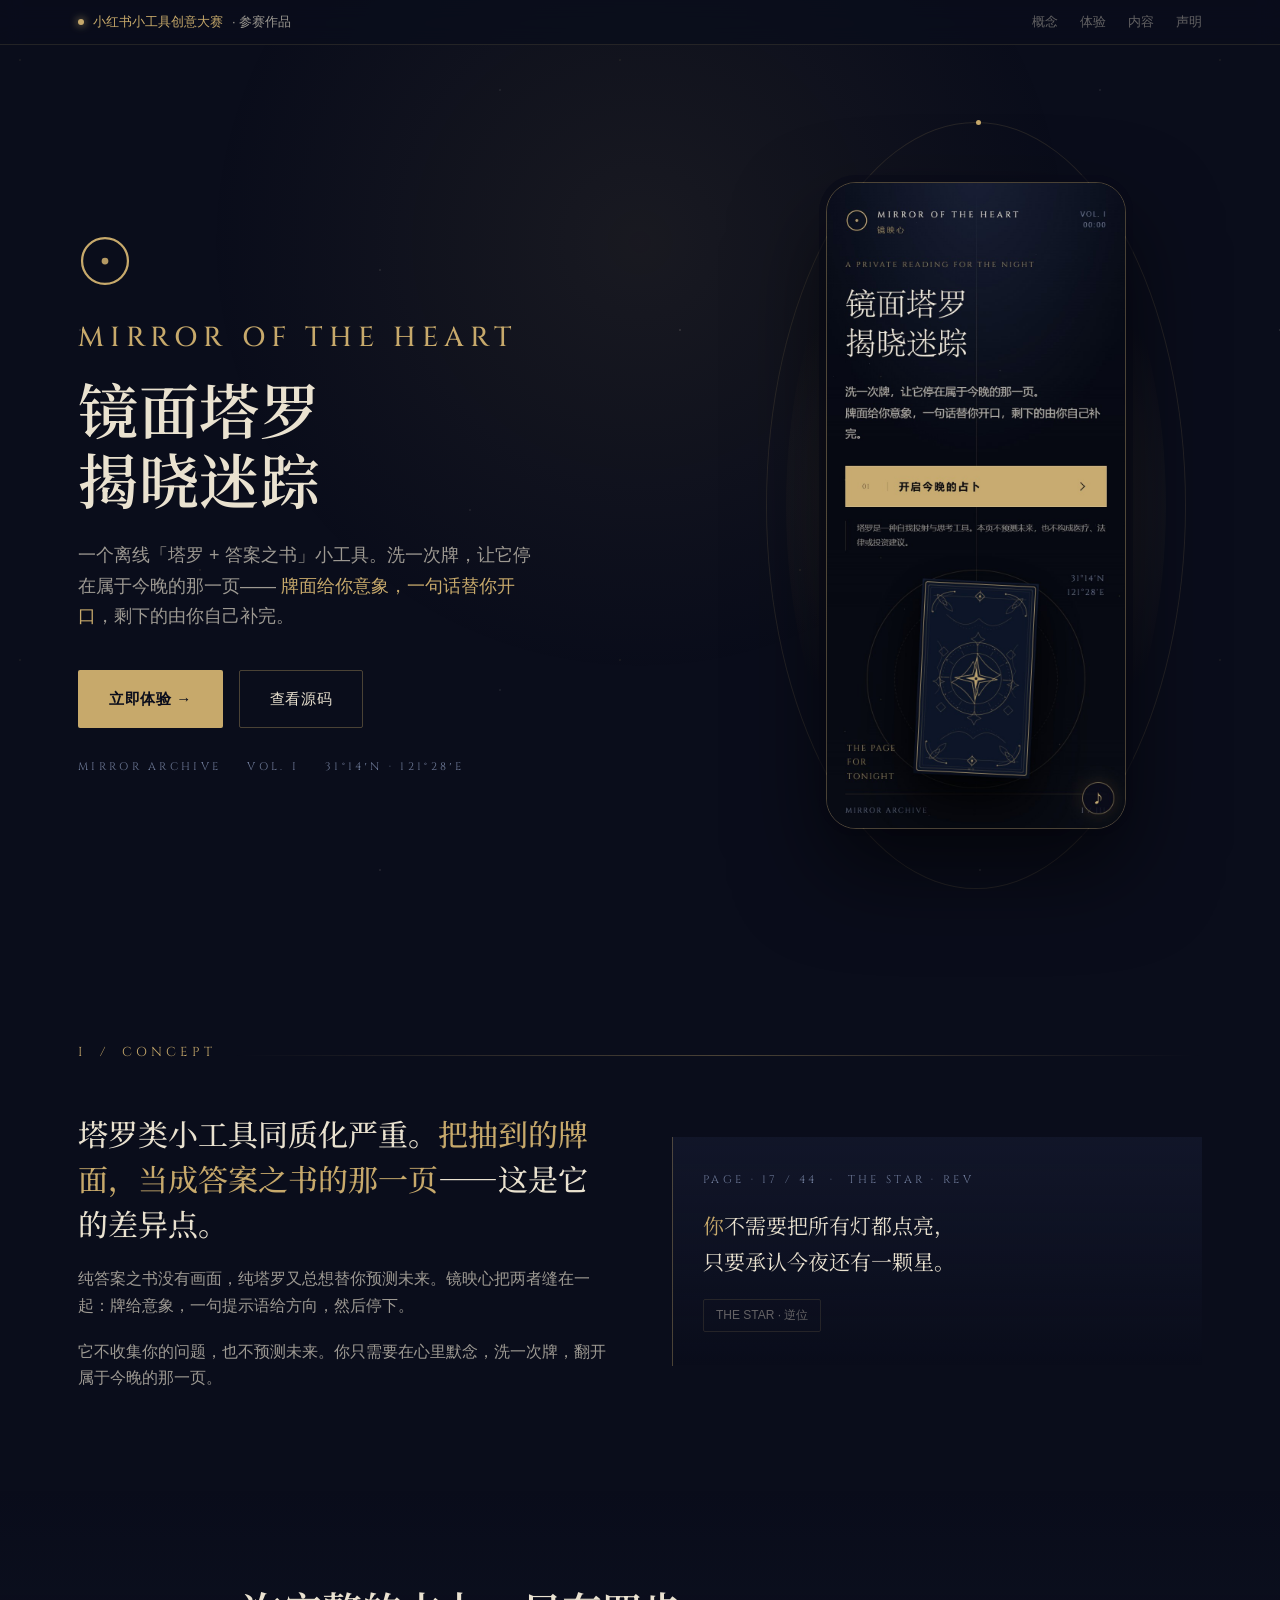
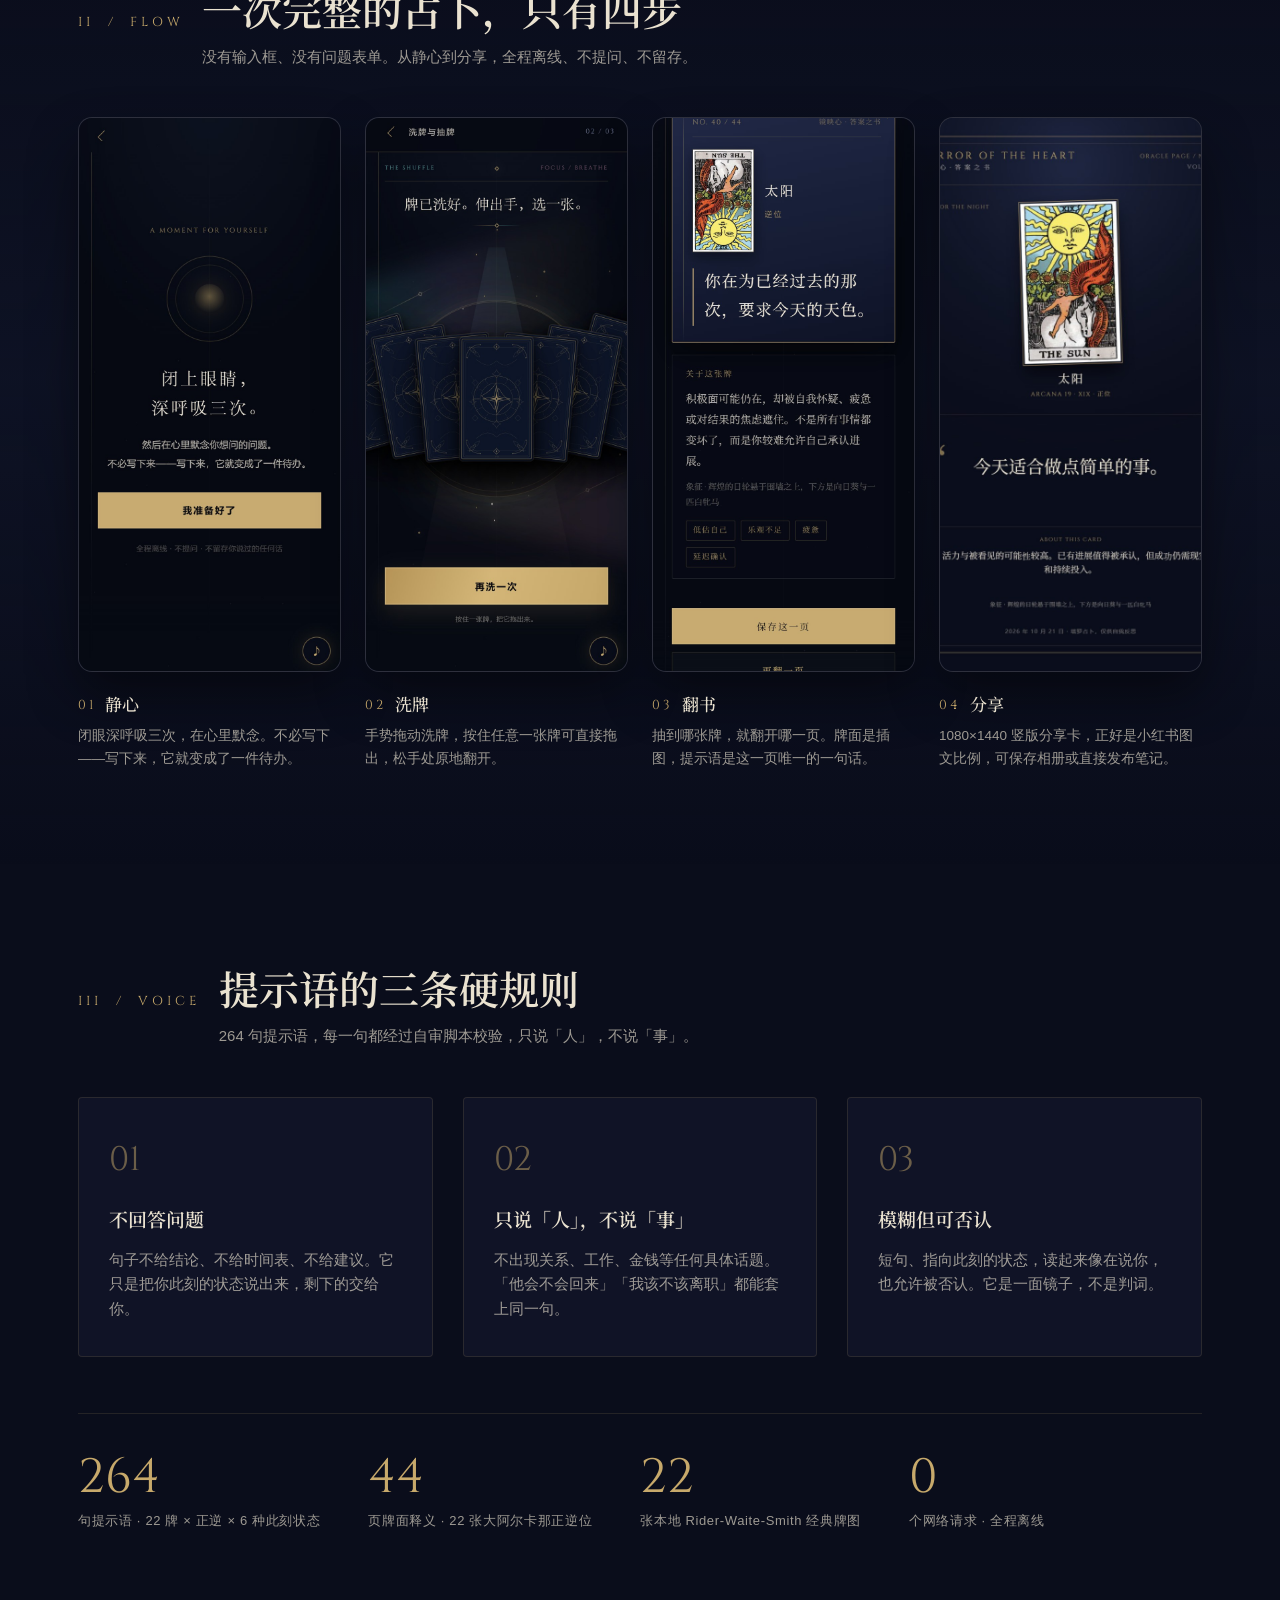
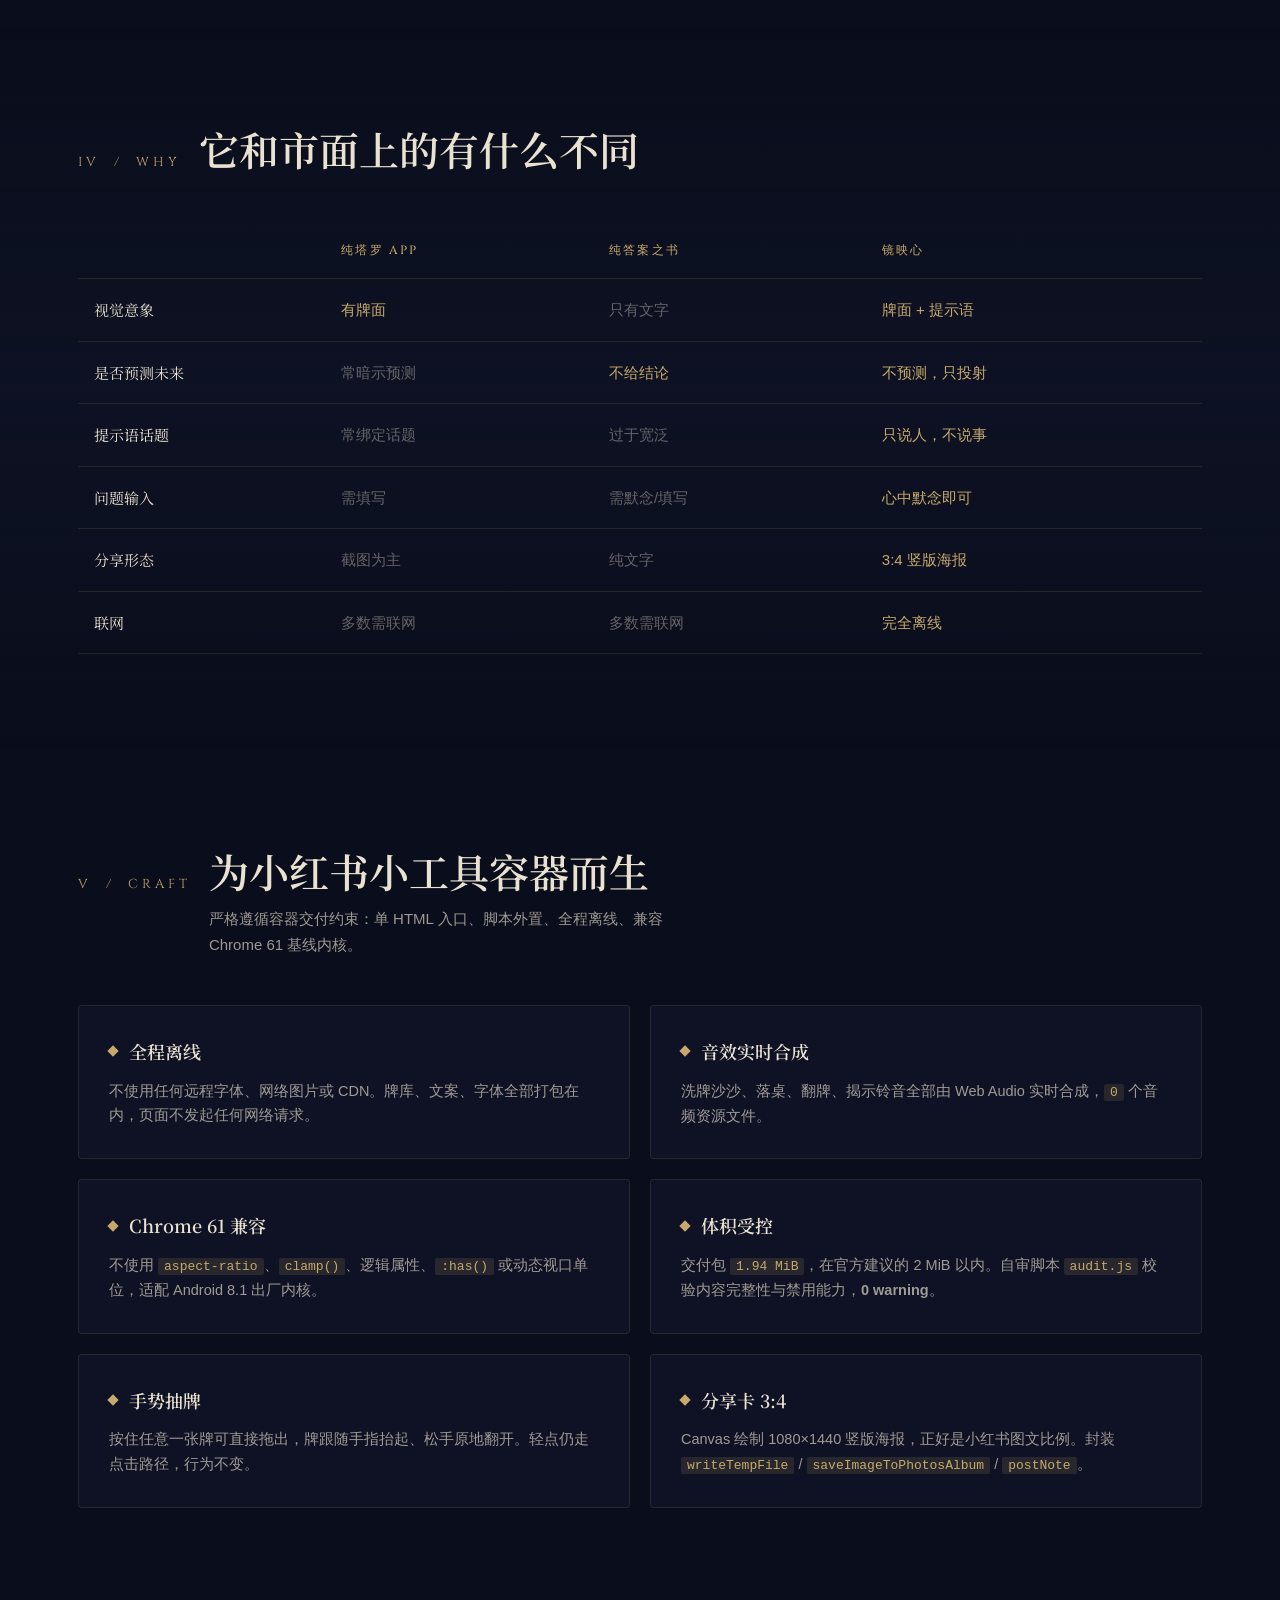
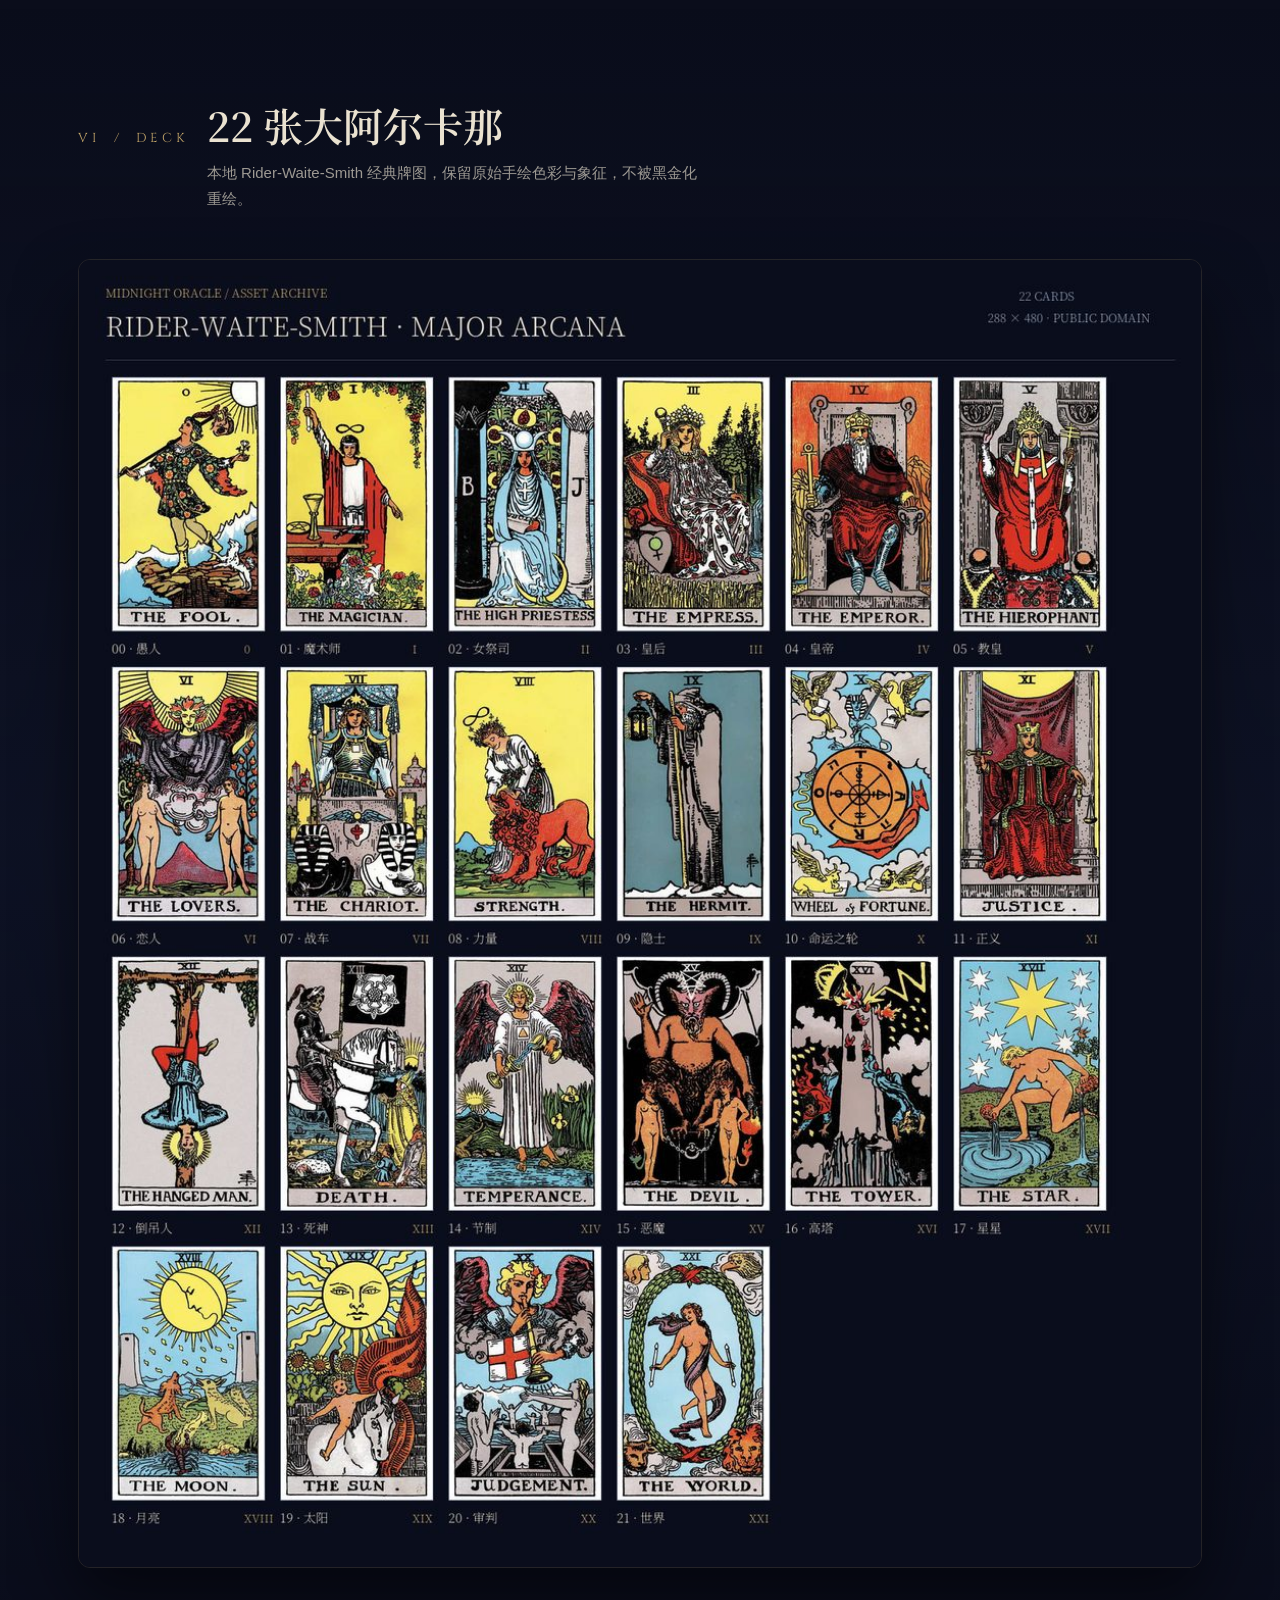
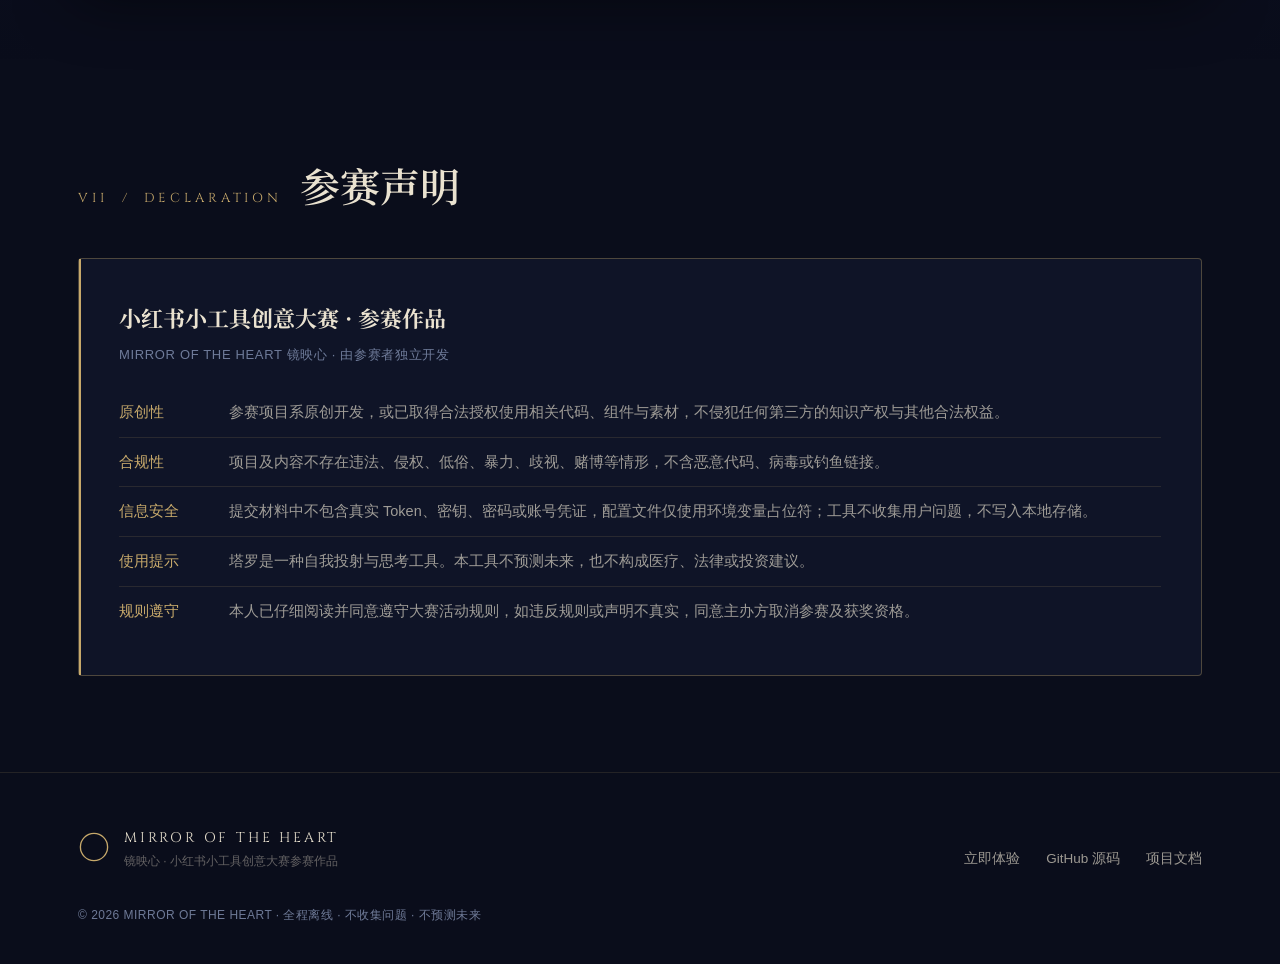
<file: index.html>
<!DOCTYPE html>
<html lang="zh-CN">
<head>
<meta charset="UTF-8" />
<meta name="viewport" content="width=device-width, initial-scale=1.0, viewport-fit=cover" />
<meta name="description" content="镜映心 MIRROR OF THE HEART — 一个离线「塔罗 + 答案之书」小工具。小红书小工具创意大赛参赛作品。" />
<meta name="color-scheme" content="dark" />
<meta name="theme-color" content="#0A0D1B" />
<link rel="icon" href="data:image/svg+xml,%3Csvg xmlns='http://www.w3.org/2000/svg' viewBox='0 0 32 32'%3E%3Crect width='32' height='32' rx='16' fill='%230A0D1B'/%3E%3Ccircle cx='16' cy='16' r='9' fill='none' stroke='%23C7A96B' stroke-width='1.5'/%3E%3Cpath d='M18.5 11a6.2 6.2 0 1 0 0 10 4.8 4.8 0 1 1 0-10Z' fill='%23C7A96B'/%3E%3C/svg%3E" />
<title>镜映心 MIRROR OF THE HEART · 小红书小工具创意大赛</title>
<link rel="preconnect" href="https://fonts.googleapis.com" />
<link rel="preconnect" href="https://fonts.gstatic.com" crossorigin />
<link href="https://fonts.googleapis.com/css2?family=Cinzel:wght@400;500;600&family=Noto+Serif+SC:wght@400;500;600&display=swap" rel="stylesheet" />
<style>
  :root{
    --ink:#0A0D1B; --night:#151C35; --panel:#202744;
    --gold:#C7A96B; --ivory:#EAE2D0;
    --gold-soft:rgba(199,169,107,.34); --gold-faint:rgba(199,169,107,.14);
    --ivory-dim:rgba(234,226,208,.66); --ivory-faint:rgba(234,226,208,.4);
    --blue-grey:rgba(139,153,186,.78);
    --serif:"Noto Serif SC", "Songti SC", "STSong", Georgia, serif;
    --sans:-apple-system, BlinkMacSystemFont, "PingFang SC", "Microsoft YaHei", "Segoe UI", sans-serif;
    --display:"Cinzel", Georgia, serif;
  }
  *{box-sizing:border-box;margin:0;padding:0}
  html{scroll-behavior:smooth}
  body{
    background:var(--ink); color:var(--ivory);
    font-family:var(--sans); line-height:1.7;
    -webkit-font-smoothing:antialiased; overflow-x:hidden;
  }
  a{color:inherit;text-decoration:none}
  img{display:block;max-width:100%}

  /* ---------- 夜空背景 ---------- */
  .ambient{position:fixed;inset:0;z-index:-1;pointer-events:none;overflow:hidden}
  .ambient::before{ /* 星点 */
    content:"";position:absolute;inset:-50%;
    background-image:
      radial-gradient(1px 1px at 20% 30%, rgba(234,226,208,.7), transparent),
      radial-gradient(1px 1px at 70% 20%, rgba(234,226,208,.5), transparent),
      radial-gradient(1px 1px at 40% 70%, rgba(199,169,107,.6), transparent),
      radial-gradient(1px 1px at 85% 60%, rgba(234,226,208,.4), transparent),
      radial-gradient(1px 1px at 55% 45%, rgba(234,226,208,.5), transparent),
      radial-gradient(1px 1px at 10% 85%, rgba(199,169,107,.4), transparent),
      radial-gradient(1px 1px at 90% 90%, rgba(234,226,208,.4), transparent);
    background-size:600px 600px;
    animation:drift 90s linear infinite; opacity:.6;
  }
  .ambient::after{ /* 顶部月光晕 */
    content:"";position:absolute;top:-30%;left:50%;transform:translateX(-50%);
    width:80vmax;height:80vmax;border-radius:50%;
    background:radial-gradient(circle, rgba(199,169,107,.08), transparent 60%);
  }
  @keyframes drift{to{transform:translate3d(-120px,-80px,0)}}

  /* ---------- 通用 ---------- */
  .wrap{max-width:1180px;margin:0 auto;padding:0 28px}
  .eyebrow{font-family:var(--display);font-size:12px;letter-spacing:.42em;color:var(--gold);text-transform:uppercase}
  .rule{height:1px;background:linear-gradient(90deg,transparent,var(--gold-soft),transparent);border:0}
  .sec{padding:96px 0;position:relative}
  .sec-head{display:flex;align-items:baseline;gap:18px;margin-bottom:48px;flex-wrap:wrap}
  .sec-num{font-family:var(--display);font-size:13px;color:var(--gold);letter-spacing:.3em;white-space:nowrap}
  .sec-title{font-family:var(--serif);font-weight:600;font-size:clamp(26px,4vw,40px);line-height:1.25}
  .sec-sub{color:var(--ivory-dim);font-size:15px;margin-top:10px;max-width:60ch}

  /* ---------- 参赛徽标条 ---------- */
  .badge-bar{position:sticky;top:0;z-index:50;backdrop-filter:blur(10px);
    background:rgba(10,13,27,.78);border-bottom:1px solid var(--gold-faint)}
  .badge-bar .wrap{display:flex;align-items:center;justify-content:space-between;gap:16px;padding-top:11px;padding-bottom:11px}
  .contest-tag{display:inline-flex;align-items:center;gap:9px;font-size:13px;color:var(--ivory-dim)}
  .contest-tag b{color:var(--gold);font-weight:500}
  .dot{width:6px;height:6px;border-radius:50%;background:var(--gold);box-shadow:0 0 8px var(--gold)}
  .badge-links{display:flex;gap:22px;font-size:13px;color:var(--ivory-faint)}
  .badge-links a:hover{color:var(--gold)}

  /* ---------- Hero ---------- */
  .hero{min-height:100vh;display:flex;align-items:center;padding:80px 0 60px;position:relative}
  .hero-grid{display:grid;grid-template-columns:1.15fr .85fr;gap:60px;align-items:center;width:100%}
  .sigil{width:54px;height:54px;color:var(--gold);margin-bottom:26px;
    animation:breathe 6s ease-in-out infinite}
  @keyframes breathe{0%,100%{opacity:.8;transform:scale(1)}50%{opacity:1;transform:scale(1.04)}}
  .hero h1{font-family:var(--serif);font-weight:600;font-size:clamp(34px,5.4vw,60px);line-height:1.18;letter-spacing:.01em}
  .hero h1 .en{display:block;font-family:var(--display);font-weight:500;font-size:.46em;letter-spacing:.22em;color:var(--gold);margin-bottom:18px}
  .hero .lede{color:var(--ivory-dim);font-size:clamp(15px,1.6vw,18px);margin-top:26px;max-width:46ch}
  .hero .lede em{color:var(--gold);font-style:normal}
  .cta-row{display:flex;gap:16px;margin-top:38px;flex-wrap:wrap}
  .btn{display:inline-flex;align-items:center;gap:10px;padding:15px 30px;border-radius:2px;
    font-size:15px;letter-spacing:.04em;transition:all .25s;cursor:pointer;border:1px solid transparent}
  .btn-primary{background:var(--gold);color:var(--ink);font-weight:600}
  .btn-primary:hover{background:var(--ivory);transform:translateY(-2px);box-shadow:0 12px 30px rgba(199,169,107,.28)}
  .btn-ghost{border-color:var(--gold-soft);color:var(--ivory)}
  .btn-ghost:hover{border-color:var(--gold);color:var(--gold);background:var(--gold-faint)}
  .hero-meta{margin-top:30px;font-family:var(--display);font-size:11px;letter-spacing:.3em;color:var(--blue-grey)}
  .hero-meta span{margin-right:26px}

  /* hero 右侧手机 */
  .hero-device{position:relative;justify-self:center}
  .device-frame{position:relative;width:300px;border-radius:30px;overflow:hidden;
    border:1px solid var(--gold-soft);box-shadow:0 40px 90px rgba(0,0,0,.6),0 0 0 7px rgba(10,13,27,.6)}
  .device-frame img{width:100%;height:auto}
  .device-glow{position:absolute;inset:-40px;border-radius:50%;background:radial-gradient(circle,rgba(199,169,107,.16),transparent 60%);z-index:-1}
  .orbit{position:absolute;border:1px solid var(--gold-faint);border-radius:50%;inset:-60px;animation:spin 40s linear infinite}
  .orbit::before{content:"";position:absolute;width:5px;height:5px;border-radius:50%;background:var(--gold);top:-3px;left:50%}
  @keyframes spin{to{transform:rotate(360deg)}}

  /* ---------- 概念 ---------- */
  .concept-grid{display:grid;grid-template-columns:1fr 1fr;gap:64px;align-items:center}
  .concept-lead{font-family:var(--serif);font-size:clamp(22px,2.6vw,30px);line-height:1.5;font-weight:500}
  .concept-lead mark{background:none;color:var(--gold)}
  .concept-body p{color:var(--ivory-dim);margin-top:20px;font-size:15.5px}
  .book-mock{position:relative;padding:34px 30px;border-left:1px solid var(--gold-soft);background:linear-gradient(180deg,rgba(32,39,68,.35),transparent)}
  .book-mock .page-no{font-family:var(--display);font-size:11px;letter-spacing:.3em;color:var(--blue-grey)}
  .book-mock .page-line{font-family:var(--serif);font-size:21px;line-height:1.7;margin-top:18px;color:var(--ivory)}
  .book-mock .page-line::first-letter{color:var(--gold)}
  .book-mock .page-card{display:inline-block;margin-top:20px;font-size:12px;color:var(--ivory-faint);border:1px solid var(--gold-faint);padding:5px 12px;border-radius:2px}

  /* ---------- 闭环 ---------- */
  .loop{display:grid;grid-template-columns:repeat(4,1fr);gap:24px;margin-top:20px}
  .loop-cell{position:relative}
  .loop-shot{aspect-ratio:9/19;border-radius:14px;overflow:hidden;border:1px solid var(--gold-faint);
    background:var(--night);box-shadow:0 24px 50px rgba(0,0,0,.45);transition:transform .35s,box-shadow .35s}
  .loop-cell:hover .loop-shot{transform:translateY(-8px);box-shadow:0 36px 70px rgba(0,0,0,.6),0 0 0 1px var(--gold-soft)}
  .loop-shot img{width:100%;height:100%;object-fit:cover}
  .loop-step{display:flex;align-items:center;gap:10px;margin-top:18px}
  .loop-step .n{font-family:var(--display);font-size:13px;color:var(--gold);letter-spacing:.2em}
  .loop-step .t{font-family:var(--serif);font-size:17px;font-weight:500}
  .loop-cell p{color:var(--ivory-dim);font-size:13.5px;margin-top:6px}

  /* ---------- 写法 ---------- */
  .rules{display:grid;grid-template-columns:repeat(3,1fr);gap:30px;margin-top:10px}
  .rule-card{padding:34px 30px;border:1px solid var(--gold-faint);border-radius:4px;background:rgba(32,39,68,.28);position:relative;transition:border-color .3s}
  .rule-card:hover{border-color:var(--gold-soft)}
  .rule-card .rn{font-family:var(--display);font-size:34px;color:var(--gold);opacity:.5}
  .rule-card h4{font-family:var(--serif);font-size:19px;margin:14px 0 12px;font-weight:600}
  .rule-card p{color:var(--ivory-dim);font-size:14.5px}
  .stat-row{display:flex;gap:48px;margin-top:56px;flex-wrap:wrap;padding-top:40px;border-top:1px solid var(--gold-faint)}
  .stat .v{font-family:var(--display);font-size:clamp(34px,4vw,48px);color:var(--gold);line-height:1}
  .stat .l{font-size:13px;color:var(--ivory-dim);margin-top:8px;letter-spacing:.05em}

  /* ---------- 差异化 ---------- */
  .cmp{width:100%;border-collapse:collapse;margin-top:10px;font-size:15px}
  .cmp th,.cmp td{padding:18px 16px;text-align:left;border-bottom:1px solid var(--gold-faint)}
  .cmp thead th{font-family:var(--display);font-size:12px;letter-spacing:.18em;color:var(--gold);text-transform:uppercase;font-weight:500}
  .cmp td:first-child{font-family:var(--serif);color:var(--ivory);width:22%}
  .cmp .yes{color:var(--gold)}
  .cmp .no{color:var(--ivory-faint)}
  .cmp tr:hover td{background:rgba(199,169,107,.04)}

  /* ---------- 工程 ---------- */
  .eng-grid{display:grid;grid-template-columns:1fr 1fr;gap:20px}
  .eng-card{padding:30px;border:1px solid var(--gold-faint);border-radius:4px;background:rgba(32,39,68,.22)}
  .eng-card h4{font-family:var(--serif);font-size:18px;font-weight:600;margin-bottom:12px;display:flex;align-items:center;gap:12px}
  .eng-card h4::before{content:"";width:8px;height:8px;background:var(--gold);transform:rotate(45deg);display:inline-block}
  .eng-card p{color:var(--ivory-dim);font-size:14.5px}
  .eng-card code{font-family:"SFMono-Regular",Consolas,monospace;font-size:13px;color:var(--gold);background:var(--gold-faint);padding:1px 6px;border-radius:2px}

  /* ---------- 参赛声明 ---------- */
  .declare{padding:40px;border:1px solid var(--gold-soft);border-radius:4px;background:rgba(21,28,53,.5);position:relative}
  .declare::before{content:"";position:absolute;left:0;top:0;bottom:0;width:2px;background:var(--gold)}
  .declare h3{font-family:var(--serif);font-size:22px;margin-bottom:8px}
  .declare .who{font-size:13px;color:var(--blue-grey);margin-bottom:22px;letter-spacing:.05em}
  .declare ul{list-style:none}
  .declare li{padding:12px 0;border-bottom:1px solid var(--gold-faint);color:var(--ivory-dim);font-size:14.5px;display:flex;gap:14px}
  .declare li:last-child{border-bottom:0}
  .declare li b{color:var(--gold);font-weight:500;min-width:96px;flex-shrink:0}

  /* ---------- footer ---------- */
  footer{border-top:1px solid var(--gold-faint);padding:50px 0 40px}
  .foot-grid{display:flex;justify-content:space-between;align-items:flex-end;gap:30px;flex-wrap:wrap}
  .foot-brand{display:flex;align-items:center;gap:14px}
  .foot-brand .sigil{width:32px;height:32px;margin:0}
  .foot-brand .bn{font-family:var(--display);letter-spacing:.2em;font-size:14px;color:var(--ivory)}
  .foot-brand .bs{font-size:12px;color:var(--ivory-faint);display:block}
  .foot-links{display:flex;gap:26px;font-size:13.5px;color:var(--ivory-dim)}
  .foot-links a:hover{color:var(--gold)}
  .foot-copy{margin-top:34px;font-size:12px;color:var(--blue-grey);letter-spacing:.04em}

  /* ---------- 响应式 ---------- */
  @media(max-width:880px){
    .hero-grid,.concept-grid{grid-template-columns:1fr;gap:48px}
    .hero-device{order:-1}
    .device-frame{width:240px}
    .loop{grid-template-columns:repeat(2,1fr)}
    .rules{grid-template-columns:1fr}
    .eng-grid{grid-template-columns:1fr}
    .sec{padding:72px 0}
    .badge-links{display:none}
    .cmp{font-size:13px}
    .cmp th,.cmp td{padding:14px 10px}
  }
  @media(max-width:480px){
    .wrap{padding:0 20px}
    .loop{grid-template-columns:1fr 1fr;gap:16px}
    .stat-row{gap:32px}
    .declare{padding:28px 22px}
  }
</style>
</head>
<body>

<div class="ambient" aria-hidden="true"></div>

<!-- 参赛徽标条 -->
<div class="badge-bar">
  <div class="wrap">
    <span class="contest-tag"><span class="dot"></span><b>小红书小工具创意大赛</b> · 参赛作品</span>
    <span class="badge-links">
      <a href="#concept">概念</a>
      <a href="#loop">体验</a>
      <a href="#rules">内容</a>
      <a href="#declare">声明</a>
    </span>
  </div>
</div>

<!-- ===================== HERO ===================== -->
<header class="hero">
  <div class="wrap hero-grid">
    <div>
      <svg class="sigil" viewBox="0 0 24 24" fill="none" aria-hidden="true">
        <circle cx="12" cy="12" r="10.2" stroke="currentColor" stroke-width="1"/>
        <path d="M12 4.2 A7.8 7.8 0 1 0 12 19.8 A6 6 0 1 1 12 4.2 Z" fill="currentColor"/>
        <circle cx="12" cy="12" r="1.5" fill="currentColor" opacity="0.9"/>
      </svg>
      <h1>
        <span class="en">MIRROR OF THE HEART</span>
        镜面塔罗<br/>揭晓迷踪
      </h1>
      <p class="lede">
        一个离线「塔罗 + 答案之书」小工具。洗一次牌，让它停在属于今晚的那一页——
        <em>牌面给你意象，一句话替你开口</em>，剩下的由你自己补完。
      </p>
      <div class="cta-row">
        <a class="btn btn-primary" href="app/index.html">立即体验 →</a>
        <a class="btn btn-ghost" href="https://github.com/EAnge1o/midnight-oracle" target="_blank" rel="noopener">查看源码</a>
      </div>
      <p class="hero-meta"><span>MIRROR ARCHIVE</span><span>VOL. I</span><span>31°14′N · 121°28′E</span></p>
    </div>
    <div class="hero-device">
      <span class="device-glow"></span>
      <span class="orbit"></span>
      <div class="device-frame">
        <img src="docs/showcase/home.jpg" alt="镜映心首页" loading="eager" width="300" height="649" />
      </div>
    </div>
  </div>
</header>

<!-- ===================== I 概念 ===================== -->
<section class="sec" id="concept">
  <div class="wrap">
    <div class="sec-head">
      <span class="sec-num">I &nbsp;/&nbsp; CONCEPT</span>
      <hr class="rule" style="flex:1"/>
    </div>
    <div class="concept-grid">
      <div>
        <p class="concept-lead">塔罗类小工具同质化严重。<mark>把抽到的牌面，当成答案之书的那一页</mark>——这是它的差异点。</p>
        <div class="concept-body">
          <p>纯答案之书没有画面，纯塔罗又总想替你预测未来。镜映心把两者缝在一起：牌给意象，一句提示语给方向，然后停下。</p>
          <p>它不收集你的问题，也不预测未来。你只需要在心里默念，洗一次牌，翻开属于今晚的那一页。</p>
        </div>
      </div>
      <div class="book-mock">
        <div class="page-no">PAGE · 17 / 44 &nbsp;·&nbsp; THE STAR · REV</div>
        <p class="page-line">你不需要把所有灯都点亮，<br/>只要承认今夜还有一颗星。</p>
        <span class="page-card">THE STAR · 逆位</span>
      </div>
    </div>
  </div>
</section>

<!-- ===================== II 闭环 ===================== -->
<section class="sec" id="loop" style="background:linear-gradient(180deg,transparent,rgba(21,28,53,.35),transparent)">
  <div class="wrap">
    <div class="sec-head">
      <span class="sec-num">II &nbsp;/&nbsp; FLOW</span>
      <div>
        <h2 class="sec-title">一次完整的占卜，只有四步</h2>
        <p class="sec-sub">没有输入框、没有问题表单。从静心到分享，全程离线、不提问、不留存。</p>
      </div>
    </div>
    <div class="loop">
      <div class="loop-cell">
        <div class="loop-shot"><img src="docs/showcase/ritual.jpg" alt="静心页" loading="lazy" width="780" height="1688"/></div>
        <div class="loop-step"><span class="n">01</span><span class="t">静心</span></div>
        <p>闭眼深呼吸三次，在心里默念。不必写下——写下来，它就变成了一件待办。</p>
      </div>
      <div class="loop-cell">
        <div class="loop-shot"><img src="docs/showcase/draw.jpg" alt="洗牌与抽牌" loading="lazy" width="780" height="1688"/></div>
        <div class="loop-step"><span class="n">02</span><span class="t">洗牌</span></div>
        <p>手势拖动洗牌，按住任意一张牌可直接拖出，松手处原地翻开。</p>
      </div>
      <div class="loop-cell">
        <div class="loop-shot"><img src="docs/showcase/result.jpg" alt="今晚这一页" loading="lazy" width="780" height="2062"/></div>
        <div class="loop-step"><span class="n">03</span><span class="t">翻书</span></div>
        <p>抽到哪张牌，就翻开哪一页。牌面是插图，提示语是这一页唯一的一句话。</p>
      </div>
      <div class="loop-cell">
        <div class="loop-shot"><img src="docs/showcase/share.jpg" alt="分享卡" loading="lazy" width="900" height="1200"/></div>
        <div class="loop-step"><span class="n">04</span><span class="t">分享</span></div>
        <p>1080×1440 竖版分享卡，正好是小红书图文比例，可保存相册或直接发布笔记。</p>
      </div>
    </div>
  </div>
</section>

<!-- ===================== III 内容写法 ===================== -->
<section class="sec" id="rules">
  <div class="wrap">
    <div class="sec-head">
      <span class="sec-num">III &nbsp;/&nbsp; VOICE</span>
      <div>
        <h2 class="sec-title">提示语的三条硬规则</h2>
        <p class="sec-sub">264 句提示语，每一句都经过自审脚本校验，只说「人」，不说「事」。</p>
      </div>
    </div>
    <div class="rules">
      <div class="rule-card">
        <div class="rn">01</div>
        <h4>不回答问题</h4>
        <p>句子不给结论、不给时间表、不给建议。它只是把你此刻的状态说出来，剩下的交给你。</p>
      </div>
      <div class="rule-card">
        <div class="rn">02</div>
        <h4>只说「人」，不说「事」</h4>
        <p>不出现关系、工作、金钱等任何具体话题。「他会不会回来」「我该不该离职」都能套上同一句。</p>
      </div>
      <div class="rule-card">
        <div class="rn">03</div>
        <h4>模糊但可否认</h4>
        <p>短句、指向此刻的状态，读起来像在说你，也允许被否认。它是一面镜子，不是判词。</p>
      </div>
    </div>
    <div class="stat-row">
      <div class="stat"><div class="v">264</div><div class="l">句提示语 · 22 牌 × 正逆 × 6 种此刻状态</div></div>
      <div class="stat"><div class="v">44</div><div class="l">页牌面释义 · 22 张大阿尔卡那正逆位</div></div>
      <div class="stat"><div class="v">22</div><div class="l">张本地 Rider-Waite-Smith 经典牌图</div></div>
      <div class="stat"><div class="v">0</div><div class="l">个网络请求 · 全程离线</div></div>
    </div>
  </div>
</section>

<!-- ===================== IV 差异化 ===================== -->
<section class="sec" style="background:linear-gradient(180deg,transparent,rgba(21,28,53,.35),transparent)">
  <div class="wrap">
    <div class="sec-head">
      <span class="sec-num">IV &nbsp;/&nbsp; WHY</span>
      <div>
        <h2 class="sec-title">它和市面上的有什么不同</h2>
      </div>
    </div>
    <table class="cmp">
      <thead>
        <tr><th></th><th>纯塔罗 App</th><th>纯答案之书</th><th>镜映心</th></tr>
      </thead>
      <tbody>
        <tr><td>视觉意象</td><td class="yes">有牌面</td><td class="no">只有文字</td><td class="yes">牌面 + 提示语</td></tr>
        <tr><td>是否预测未来</td><td class="no">常暗示预测</td><td class="yes">不给结论</td><td class="yes">不预测，只投射</td></tr>
        <tr><td>提示语话题</td><td class="no">常绑定话题</td><td class="no">过于宽泛</td><td class="yes">只说人，不说事</td></tr>
        <tr><td>问题输入</td><td class="no">需填写</td><td class="no">需默念/填写</td><td class="yes">心中默念即可</td></tr>
        <tr><td>分享形态</td><td class="no">截图为主</td><td class="no">纯文字</td><td class="yes">3:4 竖版海报</td></tr>
        <tr><td>联网</td><td class="no">多数需联网</td><td class="no">多数需联网</td><td class="yes">完全离线</td></tr>
      </tbody>
    </table>
  </div>
</section>

<!-- ===================== V 工程 ===================== -->
<section class="sec">
  <div class="wrap">
    <div class="sec-head">
      <span class="sec-num">V &nbsp;/&nbsp; CRAFT</span>
      <div>
        <h2 class="sec-title">为小红书小工具容器而生</h2>
        <p class="sec-sub">严格遵循容器交付约束：单 HTML 入口、脚本外置、全程离线、兼容 Chrome 61 基线内核。</p>
      </div>
    </div>
    <div class="eng-grid">
      <div class="eng-card">
        <h4>全程离线</h4>
        <p>不使用任何远程字体、网络图片或 CDN。牌库、文案、字体全部打包在内，页面不发起任何网络请求。</p>
      </div>
      <div class="eng-card">
        <h4>音效实时合成</h4>
        <p>洗牌沙沙、落桌、翻牌、揭示铃音全部由 Web Audio 实时合成，<code>0</code> 个音频资源文件。</p>
      </div>
      <div class="eng-card">
        <h4>Chrome 61 兼容</h4>
        <p>不使用 <code>aspect-ratio</code>、<code>clamp()</code>、逻辑属性、<code>:has()</code> 或动态视口单位，适配 Android 8.1 出厂内核。</p>
      </div>
      <div class="eng-card">
        <h4>体积受控</h4>
        <p>交付包 <code>1.94 MiB</code>，在官方建议的 2 MiB 以内。自审脚本 <code>audit.js</code> 校验内容完整性与禁用能力，<strong>0 warning</strong>。</p>
      </div>
      <div class="eng-card">
        <h4>手势抽牌</h4>
        <p>按住任意一张牌可直接拖出，牌跟随手指抬起、松手原地翻开。轻点仍走点击路径，行为不变。</p>
      </div>
      <div class="eng-card">
        <h4>分享卡 3:4</h4>
        <p>Canvas 绘制 1080×1440 竖版海报，正好是小红书图文比例。封装 <code>writeTempFile</code> / <code>saveImageToPhotosAlbum</code> / <code>postNote</code>。</p>
      </div>
    </div>
  </div>
</section>

<!-- ===================== VI 牌面总览 ===================== -->
<section class="sec" style="background:linear-gradient(180deg,transparent,rgba(21,28,53,.35),transparent)">
  <div class="wrap">
    <div class="sec-head">
      <span class="sec-num">VI &nbsp;/&nbsp; DECK</span>
      <div>
        <h2 class="sec-title">22 张大阿尔卡那</h2>
        <p class="sec-sub">本地 Rider-Waite-Smith 经典牌图，保留原始手绘色彩与象征，不被黑金化重绘。</p>
      </div>
    </div>
    <div style="border-radius:12px;overflow:hidden;border:1px solid var(--gold-faint);box-shadow:0 30px 60px rgba(0,0,0,.5)">
      <img src="docs/showcase/cards.jpg" alt="22 张大阿尔卡那牌面总览" loading="lazy" width="1100" height="1281" style="width:100%;height:auto"/>
    </div>
  </div>
</section>

<!-- ===================== VII 参赛声明 ===================== -->
<section class="sec" id="declare">
  <div class="wrap">
    <div class="sec-head">
      <span class="sec-num">VII &nbsp;/&nbsp; DECLARATION</span>
      <div>
        <h2 class="sec-title">参赛声明</h2>
      </div>
    </div>
    <div class="declare">
      <h3>小红书小工具创意大赛 · 参赛作品</h3>
      <p class="who">MIRROR OF THE HEART 镜映心 · 由参赛者独立开发</p>
      <ul>
        <li><b>原创性</b>参赛项目系原创开发，或已取得合法授权使用相关代码、组件与素材，不侵犯任何第三方的知识产权与其他合法权益。</li>
        <li><b>合规性</b>项目及内容不存在违法、侵权、低俗、暴力、歧视、赌博等情形，不含恶意代码、病毒或钓鱼链接。</li>
        <li><b>信息安全</b>提交材料中不包含真实 Token、密钥、密码或账号凭证，配置文件仅使用环境变量占位符；工具不收集用户问题，不写入本地存储。</li>
        <li><b>使用提示</b>塔罗是一种自我投射与思考工具。本工具不预测未来，也不构成医疗、法律或投资建议。</li>
        <li><b>规则遵守</b>本人已仔细阅读并同意遵守大赛活动规则，如违反规则或声明不真实，同意主办方取消参赛及获奖资格。</li>
      </ul>
    </div>
  </div>
</section>

<!-- ===================== FOOTER ===================== -->
<footer>
  <div class="wrap">
    <div class="foot-grid">
      <div class="foot-brand">
        <svg class="sigil" viewBox="0 0 24 24" fill="none" aria-hidden="true">
          <circle cx="12" cy="12" r="10.2" stroke="currentColor" stroke-width="1"/>
          <path d="M12 4.2 A7.8 7.8 0 1 0 12 19.8 A6 6 0 1 1 12 4.2 Z" fill="currentColor"/>
        </svg>
        <div>
          <span class="bn">MIRROR OF THE HEART</span>
          <span class="bs">镜映心 · 小红书小工具创意大赛参赛作品</span>
        </div>
      </div>
      <div class="foot-links">
        <a href="app/index.html">立即体验</a>
        <a href="https://github.com/EAnge1o/midnight-oracle" target="_blank" rel="noopener">GitHub 源码</a>
        <a href="https://github.com/EAnge1o/midnight-oracle#readme" target="_blank" rel="noopener">项目文档</a>
      </div>
    </div>
    <p class="foot-copy">© 2026 MIRROR OF THE HEART · 全程离线 · 不收集问题 · 不预测未来</p>
  </div>
</footer>

</body>
</html>
</file>
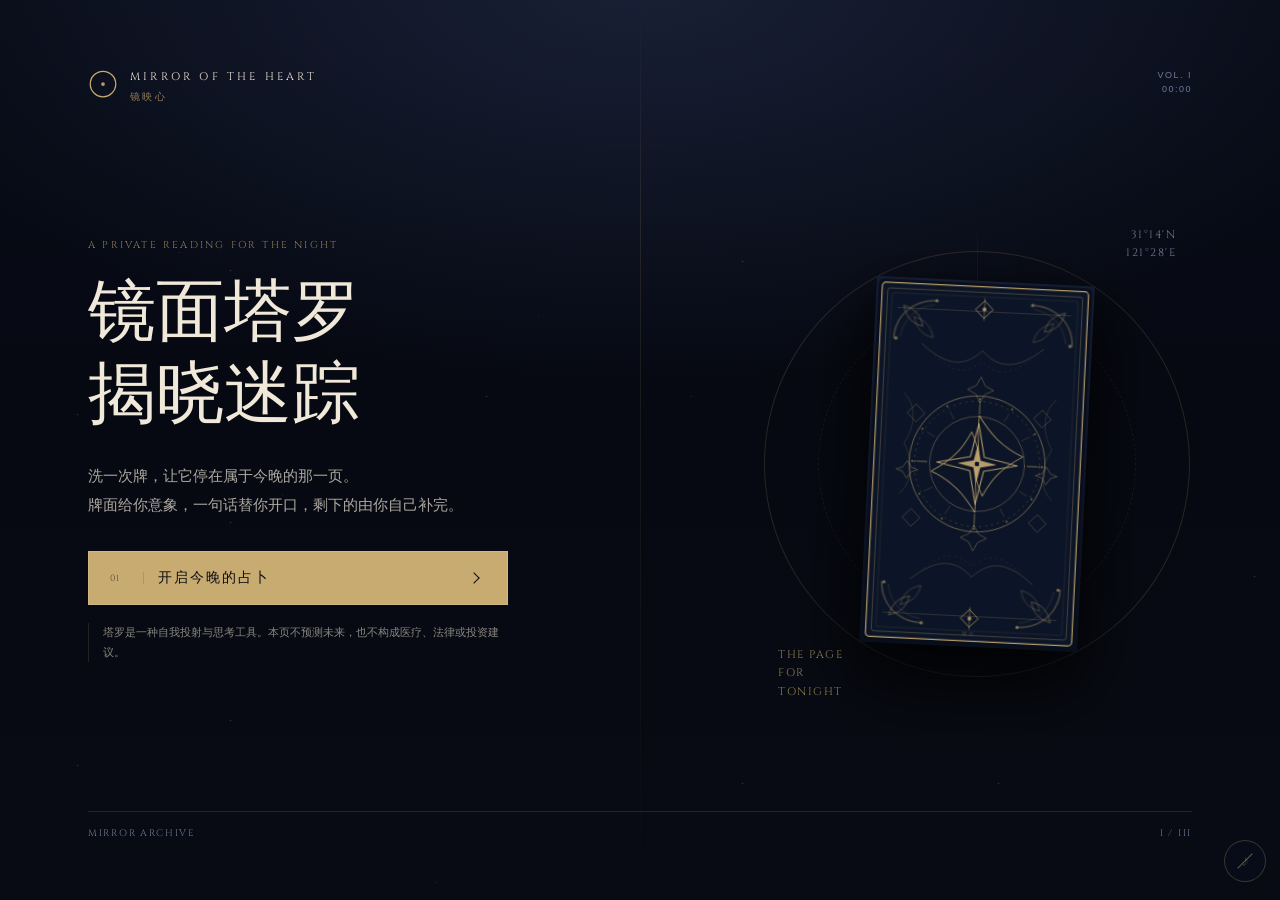
<file: app/index.html>
<!DOCTYPE html>
<html lang="zh-CN">
<head>
<meta charset="UTF-8" />
<meta name="viewport" content="width=device-width, initial-scale=1.0, maximum-scale=1.0, user-scalable=no, viewport-fit=cover" />
<meta name="description" content="镜映心 MIRROR OF THE HEART · 塔罗与答案之书" />
<meta name="color-scheme" content="dark" />
<meta name="theme-color" content="#060912" />
<link rel="icon" href="data:image/svg+xml,%3Csvg xmlns='http://www.w3.org/2000/svg' viewBox='0 0 32 32'%3E%3Crect width='32' height='32' rx='16' fill='%230A0D1B'/%3E%3Ccircle cx='16' cy='16' r='9' fill='none' stroke='%23C7A96B' stroke-width='1.5'/%3E%3Cpath d='M18.5 11a6.2 6.2 0 1 0 0 10 4.8 4.8 0 1 1 0-10Z' fill='%23C7A96B'/%3E%3C/svg%3E" />
<title>镜映心 MIRROR OF THE HEART</title>
<link rel="stylesheet" href="./assets/style.css" />
</head>
<body>

<div class="ambient" aria-hidden="true">
  <span class="ambient-glow"></span>
  <span class="ambient-stars" id="ambient-stars"></span>
</div>

<main class="app" id="app" aria-label="镜映心塔罗占卜工具">

  <!-- ==================== 首页 ==================== -->
  <section class="screen screen-home" id="screen-home" data-screen="home">
    <div class="home-inner">
      <div class="brand">
        <span class="brand-sigil" id="brand-sigil" aria-hidden="true"></span>
        <span class="brand-text">
          <span class="brand-name">MIRROR OF THE HEART</span>
          <span class="brand-sub">镜映心</span>
        </span>
        <span class="brand-edition">VOL. I<br />00:00</span>
      </div>

      <div class="home-copy">
        <p class="eyebrow">A PRIVATE READING FOR THE NIGHT</p>
        <h1 class="home-title">镜面塔罗<br />揭晓迷踪</h1>
        <p class="home-lede">
          洗一次牌，让它停在属于今晚的那一页。<br />
          牌面给你意象，一句话替你开口，剩下的由你自己补完。
        </p>

        <button class="btn btn-primary home-cta" id="btn-start" type="button">
          <span class="cta-index">01</span>
          <span class="cta-label">开启今晚的占卜</span>
          <span class="cta-mark" aria-hidden="true"></span>
        </button>

        <p class="disclaimer">
          塔罗是一种自我投射与思考工具。本页不预测未来，也不构成医疗、法律或投资建议。
        </p>
      </div>

      <div class="home-hero" id="home-hero" aria-hidden="true">
        <span class="hero-orbit hero-orbit-a"></span>
        <span class="hero-orbit hero-orbit-b"></span>
        <span class="hero-axis"></span>
        <span class="hero-caption">THE PAGE<br />FOR<br />TONIGHT</span>
        <span class="hero-coordinate">31°14'N<br />121°28'E</span>
      </div>

      <div class="home-footer" aria-hidden="true">
        <span>MIRROR ARCHIVE</span>
        <span>I / III</span>
      </div>
    </div>
  </section>

  <!-- ==================== 静心 ==================== -->
  <section class="screen screen-ritual" id="screen-ritual" data-screen="ritual" hidden>
    <button class="icon-btn icon-back ritual-back" id="btn-ritual-back" type="button" aria-label="返回上一步"></button>

    <div class="ritual-inner">
      <p class="eyebrow">A MOMENT FOR YOURSELF</p>

      <div class="ritual-breath" aria-hidden="true">
        <span class="ritual-ring"></span>
        <span class="ritual-core"></span>
      </div>

      <h2 class="ritual-title">闭上眼睛，<br />深呼吸三次。</h2>

      <p class="ritual-copy">
        然后在心里默念你想问的问题。<br />
        不必写下来——写下来，它就变成了一件待办。
      </p>

      <button class="btn btn-primary btn-block" id="btn-ritual" type="button">我准备好了</button>

      <p class="ritual-foot">全程离线 · 不提问 · 不留存你说过的任何话</p>
    </div>
  </section>

  <!-- ==================== 洗牌与抽牌 ==================== -->
  <section class="screen" id="screen-draw" data-screen="draw" hidden>
    <header class="screen-head">
      <button class="icon-btn icon-back" id="btn-back-draw" type="button" aria-label="返回上一步"></button>
      <h2 class="screen-title">洗牌与抽牌</h2>
      <span class="step-mark">02 / 03</span>
    </header>

    <div class="screen-body screen-body-draw">
      <div class="draw-atmosphere" aria-hidden="true">
        <span class="draw-veil draw-veil-a"></span>
        <span class="draw-veil draw-veil-b"></span>
        <span class="draw-starfield"></span>
        <span class="draw-comet draw-comet-a"></span>
        <span class="draw-comet draw-comet-b"></span>
      </div>

      <div class="draw-meta" aria-hidden="true">
        <span>THE SHUFFLE</span>
        <span class="draw-meta-gem"></span>
        <span>FOCUS / BREATHE</span>
      </div>

      <div class="draw-copy">
        <p class="stage-line" id="draw-stage" role="status" aria-live="polite">把问题交给牌组，听它重新排列。</p>
        <span class="draw-copy-rule" aria-hidden="true"><i></i></span>
      </div>

      <div class="deck-stage" id="deck-stage">
        <div class="deck" id="deck" role="group" aria-label="塔罗牌组"></div>
      </div>

      <div class="draw-controls">
        <button class="btn btn-primary btn-block" id="btn-shuffle" type="button">洗牌</button>
        <p class="stage-hint" id="draw-hint">抽出的牌在这次占卜中不会再改变。</p>
      </div>
    </div>
  </section>

  <!-- ==================== 今晚这一页 ==================== -->
  <section class="screen" id="screen-result" data-screen="result" hidden>
    <header class="screen-head">
      <button class="icon-btn icon-back" id="btn-back-result" type="button" aria-label="返回上一步"></button>
      <h2 class="screen-title" id="screen-result-title">今晚这一页</h2>
      <span class="step-mark" id="screen-result-step">03 / 03</span>
    </header>

    <div class="screen-body" id="result-body">
      <div class="book" id="book">
        <div class="book-page" id="book-page">
          <div class="book-page-head">
            <span class="book-page-no" id="book-page-no">NO. 01 / 44</span>
            <span class="book-page-mark">镜映心 · 答案之书</span>
          </div>

          <div class="book-card" id="book-card">
            <div class="book-card-art" id="book-card-art" aria-hidden="true"></div>
            <div class="book-card-meta">
              <span class="book-card-name" id="book-card-name"></span>
              <span class="book-card-orient" id="book-card-orient"></span>
            </div>
          </div>

          <blockquote class="book-line" id="book-line" aria-live="polite"></blockquote>

        </div>
      </div>

      <section class="card-meaning" id="card-meaning">
        <h3 class="card-meaning-title">关于这张牌</h3>
        <p class="card-meaning-text" id="card-meaning-text"></p>
        <p class="card-meaning-symbol" id="card-meaning-symbol"></p>
        <ul class="card-meaning-tags" id="card-meaning-tags"></ul>
      </section>

      <div class="result-actions" id="result-actions" hidden>
        <button class="btn btn-primary btn-block" id="btn-save" type="button">保存这一页</button>
        <button class="btn btn-ghost btn-block" id="btn-reflip" type="button">再翻一页</button>
        <button class="btn btn-ghost btn-block" id="btn-again" type="button">再占卜一次</button>
      </div>

      <p class="disclaimer disclaimer-tight" id="result-disclaimer">
        牌面与提示语来自本地牌库，仅供自我反思，不预测未来，也不替代专业意见。
      </p>
    </div>
  </section>

</main>

<!-- 分享卡预览层 -->
<div class="sheet" id="share-sheet" role="dialog" aria-modal="true" aria-labelledby="share-sheet-title" hidden>
  <div class="sheet-mask" id="share-sheet-mask"></div>
  <div class="sheet-panel">
    <div class="sheet-head">
      <div class="sheet-heading">
        <h3 class="sheet-title" id="share-sheet-title">今晚这一页</h3>
        <span class="sheet-sub">A PAGE TO KEEP</span>
      </div>
      <button class="icon-btn" id="btn-close-share" type="button" aria-label="关闭"></button>
    </div>
    <div class="sheet-body">
      <div class="share-preview" id="share-preview"></div>
      <p class="share-status" id="share-status" role="status" aria-live="polite"></p>
      <div class="share-actions" id="share-actions" hidden>
        <button class="btn btn-primary btn-block" id="btn-save-album" type="button">保存到相册</button>
        <button class="btn btn-ghost btn-block" id="btn-post-note" type="button">发布为笔记</button>
      </div>
    </div>
  </div>
</div>

<!-- 全局声音开关：配乐 + 音效 -->
<button class="float-sound" id="btn-sound" type="button" aria-pressed="false" aria-label="开启声音">
  <span class="float-sound-glyph" aria-hidden="true">♪</span>
</button>

<script src="./assets/js/01-core.js"></script>
<script src="./assets/js/02-cards-data.js"></script>
<script src="./assets/js/02b-tarot-research.js"></script>
<script src="./assets/js/03-cards-art.js"></script>
<script src="./assets/js/03b-card-canvas-data.js"></script>
<script src="./assets/js/08b-oracle-lines.js"></script>
<script src="./assets/js/08-oracle-book.js"></script>
<script src="./assets/js/05-audio.js"></script>
<script src="./assets/js/05b-ambience.js"></script>
<script src="./assets/js/06-views.js"></script>
<script src="./assets/js/07-share.js"></script>
</body>
</html>
</file>
<file: app/assets/style.css>
/* =========================================================
   镜映心 MIRROR OF THE HEART
   基线：Chrome 61 / WebView 61（Android 8.1 出厂内核）
   规则：不使用 flex gap（margin 为基线 + JS 行为检测增强）、
        不使用 aspect-ratio / clamp() / 逻辑属性 / :has() / 动态视口单位。
   ========================================================= */

/* =========================================================
   内置字体（均为 SIL OFL 1.1，子集化后随包分发）
   Noto Serif SC → 界面；LXGW WenKai → 那一句提示语与自问；Cinzel → 英文显示
   ========================================================= */
@font-face {
  font-family: "Noto Serif SC";
  src: url("./fonts/NotoSerifSC.woff2") format("woff2");
  font-weight: 400;
  font-style: normal;
  font-display: swap;
}

@font-face {
  font-family: "Cinzel";
  src: url("./fonts/Cinzel.woff2") format("woff2");
  font-weight: 400;
  font-style: normal;
  font-display: swap;
}

:root {
  --ink: #0A0D1B;
  --night: #151C35;
  --panel: #202744;
  --gold: #C7A96B;
  --ivory: #EAE2D0;

  --gold-soft: rgba(199, 169, 107, 0.34);
  --gold-faint: rgba(199, 169, 107, 0.14);
  --ivory-dim: rgba(234, 226, 208, 0.62);
  --ivory-faint: rgba(234, 226, 208, 0.38);

  --serif: "Noto Serif SC", "Songti SC", "STSong", "Source Han Serif SC",
    "Noto Serif CJK SC", SimSun, Georgia, serif;
  --latin: "Cinzel", "Noto Serif SC", "Trajan Pro", Georgia, serif;
  --sans: -apple-system, BlinkMacSystemFont, "PingFang SC", "Hiragino Sans GB",
          "Microsoft YaHei", "Helvetica Neue", Arial, sans-serif;

  --app-height: 100vh;
  --ease: cubic-bezier(0.22, 0.61, 0.36, 1);
}

*, *::before, *::after {
  box-sizing: border-box;
  margin: 0;
  padding: 0;
}

[hidden] {
  display: none !important;
}

html {
  height: 100%;
  touch-action: manipulation;
  -webkit-text-size-adjust: 100%;
}

body {
  min-height: var(--app-height);
  background: var(--ink);
  color: var(--ivory);
  font-family: var(--sans);
  font-size: 15px;
  line-height: 1.7;
  -webkit-font-smoothing: antialiased;
  -webkit-tap-highlight-color: transparent;
  -webkit-touch-callout: none;
}

/* ---------- 背景氛围 ---------- */
.ambient {
  position: fixed;
  top: 0;
  left: 0;
  right: 0;
  bottom: 0;
  z-index: 0;
  pointer-events: none;
  overflow: hidden;
}

.ambient-glow {
  position: absolute;
  top: -22%;
  left: 50%;
  width: 128%;
  height: 78%;
  transform: translateX(-50%);
  background: radial-gradient(50% 50% at 50% 50%, rgba(63, 79, 140, 0.42) 0%, rgba(21, 28, 53, 0) 72%);
}

.ambient-stars {
  position: absolute;
  top: 0;
  left: 0;
  right: 0;
  height: 62%;
  opacity: 0.5;
}

.ambient-stars i {
  position: absolute;
  display: block;
  width: 2px;
  height: 2px;
  border-radius: 50%;
  background: var(--gold);
  opacity: 0.42;
}

/* ---------- 应用骨架 ---------- */
.app {
  position: relative;
  z-index: 1;
  min-height: var(--app-height);
}

.screen {
  display: flex;
  flex-direction: column;
  min-height: var(--app-height);
  max-width: 520px;
  margin: 0 auto;
}

.screen[hidden] { display: none; }

/* ---------- 页头 ---------- */
.screen-head {
  flex: none;
  display: flex;
  align-items: center;
  height: 52px;
  height: calc(52px + env(safe-area-inset-top, 0px));
  padding: 0 16px;
  padding-top: env(safe-area-inset-top, 0px);
  border-bottom: 1px solid rgba(199, 169, 107, 0.14);
}

.screen-title {
  flex: 1;
  min-width: 0;
  margin-left: 6px;
  font-size: 15px;
  font-weight: 500;
  letter-spacing: 2px;
  color: var(--ivory);
}

.step-mark {
  flex: none;
  font-size: 11px;
  letter-spacing: 1.4px;
  color: var(--ivory-faint);
  font-variant-numeric: tabular-nums;
}

.icon-btn {
  flex: none;
  width: 32px;
  height: 32px;
  border: 0;
  background: transparent;
  color: var(--ivory-dim);
  cursor: pointer;
  position: relative;
}

.icon-btn::before,
.icon-btn::after {
  content: "";
  position: absolute;
  left: 50%;
  top: 50%;
  background: currentColor;
}

.icon-btn::before {
  width: 13px;
  height: 1px;
  margin: 0 0 0 -6.5px;
  transform: rotate(45deg);
}

.icon-btn::after {
  width: 13px;
  height: 1px;
  margin: 0 0 0 -6.5px;
  transform: rotate(-45deg);
}

.icon-btn:active { opacity: 0.5; }
.icon-btn[disabled] { opacity: 0.24; cursor: default; }
.icon-btn[disabled]:active { opacity: 0.24; }

.btn:focus,
.chip:focus,
.icon-btn:focus,
.link-btn:focus,
.deck-card:focus {
  outline: none;
}

html.keyboard-nav .btn:focus,
html.keyboard-nav .chip:focus,
html.keyboard-nav .icon-btn:focus,
html.keyboard-nav .link-btn:focus,
html.keyboard-nav .deck-card:focus {
  outline: 2px solid var(--gold);
  outline-offset: 3px;
}

html.keyboard-nav .icon-btn:focus {
  outline-width: 1px;
  outline-offset: 2px;
}

.icon-back::before {
  width: 9px;
  height: 9px;
  margin: -5px 0 0 -4px;
  border-right: 1px solid currentColor;
  border-bottom: 1px solid currentColor;
  background: transparent;
  transform: rotate(135deg);
}

.icon-back::after {
  display: none;
}

/* ---------- 滚动主体 ---------- */
.screen-body {
  flex: 1;
  min-height: 0;
  overflow-y: auto;
  -webkit-overflow-scrolling: touch;
  /* 不设 overscroll-behavior: contain。
     .screen 用的是 min-height，容器会随内容长高、实际不滚动；
     而 contain 会禁止滚动链，导致鼠标滚轮落在内容区时被吞掉、页面滚不动。 */
  padding: 26px 22px 46px;
  padding: 26px 22px calc(46px + env(safe-area-inset-bottom, 0px));
}

.screen-body > * + * { margin-top: 18px; }

/* =========================================================
   首页
   ========================================================= */
.screen-home { justify-content: center; }

.home-inner {
  display: flex;
  flex-direction: column;
  align-items: center;
  padding: 54px 28px 38px;
  padding-top: calc(54px + env(safe-area-inset-top, 0px));
  padding-right: 28px;
  padding-bottom: calc(38px + env(safe-area-inset-bottom, 0px));
  padding-left: 28px;
  text-align: left;
}

.brand {
  display: flex;
  align-items: center;
  width: 100%;
  margin-bottom: 40px;
}

.brand-sigil {
  flex: none;
  width: 26px;
  height: 26px;
  margin-right: 11px;
}

.brand-text {
  display: flex;
  flex-direction: column;
  min-width: 0;
}

.brand-name {
  font-size: 12px;
  letter-spacing: 3.4px;
  color: var(--gold);
}

.brand-sub {
  font-size: 11px;
  letter-spacing: 3px;
  color: var(--ivory-faint);
  margin-top: 3px;
}

.home-title {
  font-family: var(--serif);
  font-size: 33px;
  line-height: 1.62;
  font-weight: 400;
  letter-spacing: 2px;
  color: var(--ivory);
}

.home-hero {
  width: 100%;
  display: flex;
  justify-content: center;
  margin: 34px 0 30px;
}

.home-hero-card {
  width: 128px;
  height: 214px;
  filter: drop-shadow(0 18px 34px rgba(0, 0, 0, 0.6));
}

.home-hero-card.is-drifting {
  animation: heroDrift 9s ease-in-out infinite;
}

@keyframes heroDrift {
  0%, 100% { transform: translateY(0) rotate(-1.2deg); }
  50% { transform: translateY(-9px) rotate(1.2deg); }
}

.home-lede {
  width: 100%;
  font-size: 14px;
  line-height: 2;
  color: var(--ivory-dim);
  margin-bottom: 32px;
}

.home-inner .btn { align-self: stretch; }

.disclaimer {
  width: 100%;
  margin-top: 18px;
  font-size: 11px;
  line-height: 1.85;
  color: rgba(234, 226, 208, 0.3);
}

.disclaimer-tight { margin-top: 24px; }

/* =========================================================
   按钮
   ========================================================= */
.btn {
  display: block;
  border: 0;
  border-radius: 2px;
  padding: 14px 20px;
  font-family: var(--sans);
  font-size: 14px;
  letter-spacing: 4px;
  text-indent: 4px;
  cursor: pointer;
  background: transparent;
  transition: opacity 0.18s var(--ease), transform 0.18s var(--ease);
}

.btn:active { opacity: 0.62; }

.btn-primary {
  background: var(--gold);
  color: #17130A;
  font-weight: 600;
}

.btn-ghost {
  border: 1px solid rgba(199, 169, 107, 0.34);
  color: var(--gold);
}

.btn-block { width: 100%; }
.btn[disabled] { opacity: 0.34; cursor: default; }
.btn[disabled]:active { opacity: 0.34; }

/* 增强层：内核确实支持 flex gap 时启用，基线仍是 margin */
.supports-flex-gap .chip-row > * { margin: 0; }
.supports-flex-gap .chip-row { gap: 8px; }
.supports-flex-gap .chip-row-quiet { gap: 8px 6px; }

/* =========================================================
   洗牌与抽牌
   ========================================================= */
.screen-body-draw {
  display: flex;
  flex-direction: column;
}

.stage-line {
  font-size: 13px;
  letter-spacing: 1px;
  color: var(--ivory-dim);
  text-align: center;
  min-height: 22px;
}

.deck {
  position: relative;
  flex: 1;
  min-height: 260px;
  margin: 6px 0 20px;
}

.deck-card {
  position: absolute;
  top: 50%;
  left: 50%;
  width: 92px;
  height: 154px;
  margin: -77px 0 0 -46px;
  transform-style: preserve-3d;
  cursor: pointer;
  transition: transform 0.6s var(--ease), opacity 0.45s var(--ease), filter 0.45s var(--ease);
}

.deck-card-inner {
  position: absolute;
  top: 0;
  left: 0;
  width: 100%;
  height: 100%;
  transform-style: preserve-3d;
  transition: transform 0.62s var(--ease);
}

.deck-card.is-flipped .deck-card-inner {
  transform: rotateY(180deg);
}

/* ---------- 揭示仪式：其余牌退开、抽中的牌被点亮 ---------- */
.deck.is-revealing .deck-card:not(.is-picked) {
  opacity: 0.2;
  filter: blur(1.2px) saturate(0.5);
}

.deck-card.is-picked {
  z-index: 300;
}

.deck-card.is-picked .deck-card-face {
  box-shadow:
    0 26px 62px rgba(0, 0, 0, 0.62),
    0 0 44px rgba(199, 169, 107, 0.26),
    0 0 0 1px rgba(199, 169, 107, 0.34);
}

/* 翻面瞬间扫过的高光 */
.deck-card-front::after {
  content: "";
  position: absolute;
  top: -12%;
  left: -70%;
  width: 46%;
  height: 124%;
  background: linear-gradient(
    100deg,
    rgba(255, 255, 255, 0) 0%,
    rgba(255, 246, 228, 0.55) 50%,
    rgba(255, 255, 255, 0) 100%
  );
  opacity: 0;
  pointer-events: none;
  transform: rotate(14deg);
}

.deck-card.is-flipped .deck-card-front::after {
  animation: cardSheen 0.62s var(--ease) both;
}

@keyframes cardSheen {
  0% { left: -70%; opacity: 0; }
  32% { opacity: 0.9; }
  100% { left: 118%; opacity: 0; }
}

/* 书页进入：淡入上移，避免与揭示动画硬切 */
#screen-result:not([hidden]) {
  animation: screenIn 0.44s var(--ease) both;
}

@keyframes screenIn {
  from { opacity: 0; transform: translateY(12px); }
  to { opacity: 1; transform: none; }
}

.deck-card-face {
  position: absolute;
  top: 0;
  left: 0;
  width: 100%;
  height: 100%;
  backface-visibility: hidden;
  -webkit-backface-visibility: hidden;
}

.deck-card-front {
  transform: rotateY(180deg);
}

.deck.is-locked .deck-card { cursor: default; }

/* 洗牌节奏动画：由 JS 逐帧写入 transform（主线程 rAF，禁用 Web Worker） */
.deck-card.is-shuffling { transition: none; }

.stage-hint {
  font-size: 11.5px;
  line-height: 1.9;
  letter-spacing: 0.6px;
  color: rgba(234, 226, 208, 0.28);
  text-align: center;
}

.result-actions { padding-top: 2px; }
.result-actions .btn + .btn { margin-top: 10px; }

/* =========================================================
   分享面板
   ========================================================= */
.sheet {
  position: fixed;
  top: 0;
  left: 0;
  right: 0;
  bottom: 0;
  z-index: 30;
}

.sheet[hidden] { display: none; }

.sheet-mask {
  position: absolute;
  top: 0;
  left: 0;
  right: 0;
  bottom: 0;
  background: rgba(6, 8, 16, 0.82);
}

.sheet-panel {
  position: absolute;
  left: 0;
  right: 0;
  bottom: 0;
  max-height: 92%;
  display: flex;
  flex-direction: column;
  background: var(--night);
  border-top: 1px solid rgba(199, 169, 107, 0.22);
  border-radius: 3px 3px 0 0;
  animation: sheetUp 0.28s var(--ease);
}

@keyframes sheetUp {
  from { transform: translateY(16px); opacity: 0.4; }
  to { transform: translateY(0); opacity: 1; }
}

.sheet-head {
  flex: none;
  display: flex;
  align-items: center;
  padding: 14px 16px;
  border-bottom: 1px solid rgba(199, 169, 107, 0.12);
}

.sheet-title {
  flex: 1;
  font-size: 14px;
  font-weight: 500;
  letter-spacing: 3px;
  color: var(--ivory);
}

.sheet-body {
  flex: 1;
  min-height: 0;
  overflow-y: auto;
  -webkit-overflow-scrolling: touch;
  padding: 18px 18px 20px;
  padding: 18px 18px calc(20px + env(safe-area-inset-bottom, 0px));
  text-align: center;
}

.share-preview {
  display: flex;
  justify-content: center;
}

.share-preview img {
  display: block;
  width: 100%;
  max-width: 320px;
  height: auto;
  border: 1px solid rgba(199, 169, 107, 0.2);
  -webkit-touch-callout: default;
  -webkit-user-select: auto;
  user-select: auto;
}

.share-status {
  font-size: 11.5px;
  line-height: 1.9;
  color: var(--ivory-faint);
  margin-top: 12px;
}

.share-status.is-error { color: #D98B7A; }

.share-actions { margin-top: 14px; }
.share-actions .btn + .btn { margin-top: 10px; }

/* =========================================================
   动效降级 / 无障碍
   ========================================================= */
@media (prefers-reduced-motion: reduce) {
  .home-hero-card.is-drifting,
  .sheet-panel { animation: none; }
}

html.motion-reduced .home-hero-card.is-drifting,
html.motion-reduced .sheet-panel { animation: none; }

html.motion-reduced .deck-card,
html.motion-reduced .deck-card-inner { transition-duration: 0.18s !important; }

/* =========================================================
   V2 · Mirror Archive
   以星历、装订线、档案编号与信笺栅格重构视觉层级。
   ========================================================= */

:root {
  --ink: #060912;
  --night: #10172A;
  --panel: #182139;
  --gold: #C8AB70;
  --gold-bright: #D9BE82;
  --gold-soft: rgba(200, 171, 112, 0.7);
  --gold-faint: rgba(200, 171, 112, 0.16);
  --ivory: #F0E8D8;
  --ivory-dim: rgba(240, 232, 216, 0.72);
  --ivory-faint: rgba(240, 232, 216, 0.56);
  --steel: rgba(139, 153, 186, 0.78);
  --hairline: rgba(200, 171, 112, 0.16);
  --hairline-quiet: rgba(240, 232, 216, 0.08);
  --ease-out: cubic-bezier(0.18, 0.8, 0.24, 1);
  --hero-shift-x: 0px;
  --hero-shift-y: 0px;
  --serif: "Songti SC", "STSong", "Source Han Serif SC", "Noto Serif CJK SC", "SimSun", Georgia, serif;
  --sans: "Avenir Next", "Helvetica Neue", "PingFang SC", "Hiragino Sans GB",
          "Microsoft YaHei", sans-serif;
}

body {
  background: var(--ink);
  font-family: var(--sans);
  font-size: 16px;
  line-height: 1.75;
  letter-spacing: 0;
  line-break: strict;
  overflow-wrap: break-word;
  font-synthesis: none;
}

body::before {
  content: "";
  position: fixed;
  top: 0;
  right: 0;
  bottom: 0;
  left: 0;
  z-index: 0;
  pointer-events: none;
  background:
    radial-gradient(ellipse at 50% -8%, rgba(77, 94, 148, 0.2) 0%, rgba(6, 9, 18, 0) 52%),
    linear-gradient(180deg, rgba(255, 255, 255, 0.018) 0%, rgba(255, 255, 255, 0) 18%);
}

.ambient {
  background: linear-gradient(180deg, #070B16 0%, #060912 48%, #080B13 100%);
}

.ambient::before {
  content: "";
  position: absolute;
  top: 0;
  bottom: 0;
  left: 50%;
  width: 1px;
  background: linear-gradient(180deg, rgba(200, 171, 112, 0) 0%, rgba(200, 171, 112, 0.14) 24%, rgba(200, 171, 112, 0.04) 78%, rgba(200, 171, 112, 0) 100%);
}

.ambient-glow {
  top: -28%;
  height: 72%;
  background: radial-gradient(ellipse at 50% 36%, rgba(76, 92, 144, 0.26) 0%, rgba(21, 28, 53, 0) 68%);
}

.ambient-stars {
  height: 100%;
  opacity: 0.62;
}

.ambient-stars i {
  width: 1px;
  height: 1px;
  background: var(--gold);
  opacity: 0.42;
}

.app {
  min-height: var(--app-height);
}

.screen {
  position: relative;
  max-width: 580px;
}

.screen:not(.screen-home) {
  background: rgba(6, 9, 18, 0.58);
}

.screen:not(.screen-home)::before {
  content: "";
  position: absolute;
  top: 60px;
  bottom: 0;
  left: 18px;
  width: 1px;
  background: linear-gradient(180deg, rgba(200, 171, 112, 0.2), rgba(200, 171, 112, 0.02) 82%, rgba(200, 171, 112, 0));
  pointer-events: none;
}

.screen-head {
  height: 60px;
  height: calc(60px + env(safe-area-inset-top, 0px));
  padding: 0 18px;
  padding-top: env(safe-area-inset-top, 0px);
  background: rgba(6, 9, 18, 0.9);
  border-bottom-color: var(--hairline);
}

.screen-title {
  margin-left: 2px;
  font-size: 12px;
  font-weight: 500;
  letter-spacing: 2px;
  color: var(--ivory-dim);
}

.step-mark {
  font-size: 10px;
  letter-spacing: 1.8px;
  color: var(--steel);
}

.icon-btn {
  width: 44px;
  height: 44px;
  color: var(--gold-soft);
}

.icon-btn::before,
.icon-btn::after {
  width: 14px;
  margin-left: -7px;
}

.screen-body {
  width: 100%;
  padding: 28px 28px 48px;
  padding-bottom: calc(48px + env(safe-area-inset-bottom, 0px));
}

.screen-body > * + * {
  margin-top: 22px;
}

.eyebrow {
  font-size: 10px;
  line-height: 1.6;
  letter-spacing: 2.2px;
  color: var(--gold-soft);
}

/* ---------- 首页 ---------- */

.screen-home {
  justify-content: flex-start;
  max-width: 100%;
}

.home-inner {
  position: relative;
  width: 100%;
  max-width: 580px;
  min-height: var(--app-height);
  margin: 0 auto;
  padding: 34px 24px 24px;
  padding-top: calc(34px + env(safe-area-inset-top, 0px));
  padding-bottom: calc(24px + env(safe-area-inset-bottom, 0px));
  display: flex;
  flex-direction: column;
  align-items: stretch;
}

.brand {
  align-items: flex-start;
  margin-bottom: 28px;
}

.brand-sigil {
  width: 30px;
  height: 30px;
  margin-right: 12px;
  color: var(--gold);
}

.brand-name {
  font-size: 11px;
  line-height: 1.4;
  letter-spacing: 3.2px;
  color: var(--ivory);
}

.brand-sub {
  margin-top: 4px;
  font-size: 10px;
  letter-spacing: 2.4px;
  color: var(--gold-soft);
}

.brand-edition {
  flex: none;
  margin-left: auto;
  font-size: 9px;
  line-height: 1.55;
  letter-spacing: 1.5px;
  text-align: right;
  color: var(--steel);
}

.home-copy {
  position: relative;
  z-index: 3;
}

.home-copy .eyebrow {
  margin-bottom: 18px;
}

.home-title {
  font-family: var(--serif);
  font-size: 40px;
  font-weight: 400;
  line-height: 1.28;
  letter-spacing: 0;
  color: var(--ivory);
}

.home-lede {
  max-width: 33em;
  margin-top: 24px;
  margin-bottom: 28px;
  font-size: 14.5px;
  line-height: 1.9;
  color: var(--ivory-dim);
}

.home-cta {
  position: relative;
  width: 100%;
  max-width: 370px;
  min-height: 56px;
  display: grid;
  grid-template-columns: 34px 1fr 16px;
  align-items: center;
  padding: 0 18px;
  overflow: hidden;
  text-align: left;
  text-indent: 0;
  letter-spacing: 1.2px;
  font-size: 13.5px;
  color: #0B0C12;
  background: var(--gold);
  box-shadow: inset 0 0 0 1px rgba(255, 255, 255, 0.14);
}

.home-cta::after {
  content: "";
  position: absolute;
  top: -20%;
  bottom: -20%;
  left: -55%;
  width: 32%;
  background: linear-gradient(90deg, rgba(255, 255, 255, 0) 0%, rgba(255, 255, 255, 0.18) 50%, rgba(255, 255, 255, 0) 100%);
  transform: skewX(-16deg);
  transition: left 0.55s var(--ease-out);
}

.home-cta:hover::after {
  left: 125%;
}

.cta-index {
  padding-right: 10px;
  border-right: 1px solid rgba(11, 12, 18, 0.22);
  font-size: 9px;
  letter-spacing: 1px;
  opacity: 0.62;
}

.cta-label {
  padding-left: 14px;
  font-weight: 600;
}

.cta-mark {
  width: 8px;
  height: 8px;
  border-top: 1px solid currentColor;
  border-right: 1px solid currentColor;
  transform: rotate(45deg);
  transition: transform 0.25s var(--ease-out);
}

.home-cta:hover .cta-mark {
  transform: rotate(45deg) translate(2px, -2px);
}

.home-copy .disclaimer {
  max-width: 370px;
  margin-top: 18px;
  padding-left: 14px;
  border-left: 1px solid var(--hairline);
  font-size: 10.5px;
  line-height: 1.85;
  color: var(--ivory-faint);
}

.home-hero {
  position: relative;
  width: 100%;
  height: 300px;
  margin: 18px 0 0;
  display: flex;
  align-items: center;
  justify-content: center;
  transform: translate3d(var(--hero-shift-x), var(--hero-shift-y), 0);
  transition: transform 0.5s var(--ease-out);
}

.home-hero-card {
  position: relative;
  z-index: 2;
  width: 152px;
  height: 255px;
  color: var(--gold);
  background: linear-gradient(180deg, #141C31 0%, #090E1C 100%);
  box-shadow: 0 30px 60px rgba(0, 0, 0, 0.62);
  transform: rotate(2.8deg);
}

.home-hero-card.is-drifting {
  animation: heroDrift 10s ease-in-out infinite;
}

@keyframes heroDrift {
  0%, 100% { transform: translateY(0) rotate(2deg); }
  50% { transform: translateY(-8px) rotate(3.8deg); }
}

.hero-orbit {
  position: absolute;
  top: 50%;
  left: 50%;
  border: 1px solid rgba(200, 171, 112, 0.18);
  border-radius: 50%;
  pointer-events: none;
}

.hero-orbit-a {
  width: 286px;
  height: 286px;
  margin: -143px 0 0 -143px;
  transform: rotate(-18deg);
}

.hero-orbit-b {
  width: 214px;
  height: 214px;
  margin: -107px 0 0 -107px;
  border-style: dashed;
  opacity: 0.62;
  transform: rotate(23deg);
}

.hero-axis {
  position: absolute;
  top: 0;
  bottom: 0;
  left: 50%;
  width: 1px;
  background: linear-gradient(180deg, rgba(200, 171, 112, 0) 0%, rgba(200, 171, 112, 0.26) 36%, rgba(200, 171, 112, 0.06) 76%, rgba(200, 171, 112, 0) 100%);
}

.hero-caption,
.hero-coordinate {
  position: absolute;
  z-index: 3;
  font-size: 11px;
  line-height: 1.7;
  letter-spacing: 1.5px;
  color: var(--gold-soft);
}

.hero-caption {
  left: 2px;
  bottom: 12px;
}

.hero-coordinate {
  top: 10px;
  right: 2px;
  text-align: right;
  color: var(--steel);
}

.home-footer {
  display: flex;
  align-items: center;
  justify-content: space-between;
  margin-top: auto;
  padding-top: 14px;
  border-top: 1px solid var(--hairline);
  font-size: 9.5px;
  letter-spacing: 1.7px;
  color: var(--steel);
}

/* ---------- 按钮与表单 ---------- */

.btn {
  min-height: 54px;
  padding: 15px 22px;
  border-radius: 0;
  letter-spacing: 2px;
  text-indent: 0;
}

.btn-primary {
  background: var(--gold);
  color: #0B0C12;
  box-shadow: inset 0 0 0 1px rgba(255, 255, 255, 0.14);
}

.btn-primary:hover {
  background: var(--gold-bright);
}

.btn-ghost {
  border-color: var(--hairline);
  background: rgba(255, 255, 255, 0.018);
  color: var(--gold);
}

.btn:active {
  transform: scale(0.985);
  opacity: 0.82;
}

.screen-intro .eyebrow {
  margin-bottom: 13px;
}

#topic-row {
  display: grid;
  grid-template-columns: 1fr 1fr;
  grid-gap: 0;
  gap: 0;
  counter-reset: topic;
  border-top: 1px solid var(--hairline);
}

#example-row {
  display: block;
  border-top: 1px solid var(--hairline);
}

.question-body .btn-block {
  margin-top: 28px;
}

/* ---------- 洗牌舞台 ---------- */

.screen-body-draw {
  padding-top: 22px;
}

.draw-meta {
  display: flex;
  justify-content: space-between;
  margin-bottom: 18px;
  font-size: 9px;
  letter-spacing: 1.7px;
  color: var(--steel);
}

.stage-line {
  max-width: 310px;
  min-height: 58px;
  font-family: var(--serif);
  font-size: 18px;
  line-height: 1.75;
  letter-spacing: 0;
  text-align: left;
  color: var(--ivory);
}

.deck {
  min-height: 360px;
  margin: 2px -28px 22px;
  perspective: 900px;
}

.deck::before,
.deck::after {
  content: "";
  position: absolute;
  top: 50%;
  left: 50%;
  z-index: 0;
  border: 1px solid rgba(200, 171, 112, 0.13);
  border-radius: 50%;
  pointer-events: none;
  transition: width 0.85s var(--ease-out), height 0.85s var(--ease-out),
    margin 0.85s var(--ease-out), opacity 0.85s var(--ease-out),
    transform 0.85s var(--ease-out);
}

.deck::before {
  width: 300px;
  height: 300px;
  margin: -150px 0 0 -150px;
  box-shadow: 0 0 70px rgba(199, 169, 107, 0.025) inset;
}

.deck::after {
  width: 220px;
  height: 220px;
  margin: -110px 0 0 -110px;
  border-style: dashed;
  opacity: 0.55;
}

.deck.is-busy::before {
  width: 330px;
  height: 212px;
  margin: -106px 0 0 -165px;
  opacity: 0.76;
}

.deck.is-busy::after {
  width: 244px;
  height: 154px;
  margin: -77px 0 0 -122px;
  opacity: 0.34;
  transform: rotate(8deg);
}

.deck-card {
  width: 110px;
  height: 185px;
  margin: -92.5px 0 0 -55px;
  color: var(--gold-soft);
  transform-origin: 50% 50%;
  will-change: transform;
}

.deck-card-inner {
  transition-duration: 0.8s;
}

.deck-card-face {
  background: linear-gradient(180deg, #141C31 0%, #090E1C 100%);
  border-radius: 5px;
  overflow: hidden;
  box-shadow:
    0 22px 42px rgba(0, 0, 0, 0.46),
    0 4px 9px rgba(0, 0, 0, 0.34),
    0 0 0 1px rgba(200, 171, 112, 0.1);
}

.tarot-art-image {
  display: block;
  width: 100%;
  height: 100%;
  object-fit: cover;
  opacity: 0;
  transition: opacity 0.35s var(--ease-out), transform 0.55s var(--ease-out);
}

.tarot-art-image.is-loaded {
  opacity: 1;
}

.tarot-art-image.is-reversed {
  transform: rotate(180deg);
}

.deck-card[aria-disabled="false"]:not(.is-flipped):hover .deck-card-inner {
  transform: translateY(-3px);
}

/* 悬停只做轻微提示，不把牌提到最上层——否则会被误读成「已经选中」 */
.deck.is-ready .deck-card[aria-disabled="false"]:focus {
  z-index: 220 !important;
}

/* 刚洗完牌的一小段时间内压制悬停提示，避免指针停在牌上时像选中了 */
.deck.is-calm .deck-card[aria-disabled="false"]:not(.is-flipped):hover .deck-card-inner {
  transform: none;
}

.deck.is-calm .deck-card[aria-disabled="false"]:not(.is-flipped):hover .deck-card-face {
  box-shadow:
    0 22px 42px rgba(0, 0, 0, 0.46),
    0 4px 9px rgba(0, 0, 0, 0.34),
    0 0 0 1px rgba(200, 171, 107, 0.1);
}

.deck-card[aria-disabled="false"]:not(.is-flipped):active .deck-card-inner {
  transform: translateY(-3px) scale(0.992);
}

.deck.is-busy .deck-card {
  pointer-events: none;
}

.stage-hint {
  max-width: 340px;
  margin-right: auto;
  margin-left: auto;
  font-size: 10.5px;
  line-height: 1.8;
  letter-spacing: 0.8px;
  color: var(--ivory-faint);
}

/* ---------- 命运回信 ---------- */

#result-body {
  counter-reset: letter-section;
  padding-top: 18px;
}

@keyframes analysisSweep {
  0% { left: -28%; opacity: 0; }
  18% { opacity: 1; }
  82% { opacity: 1; }
  100% { left: 100%; opacity: 0; }
}

@keyframes analysisPulse {
  0%, 100% { opacity: 0.3; transform: scale(0.8); }
  50% { opacity: 1; transform: scale(1.1); }
}

html.motion-reduced .analysis-panel::after,
html.motion-reduced .analysis-running::before {
  animation: none;
}

@media (prefers-reduced-motion: reduce) {
}

.result-actions {
  padding-top: 22px;
}

.result-actions .btn + .btn {
  margin-top: 12px;
}

.disclaimer-tight {
  padding-left: 0;
  border-left: 0;
  text-align: center;
}

/* ---------- 分享面板 ---------- */

.sheet-mask {
  background: rgba(3, 5, 11, 0.88);
}

.sheet-panel {
  left: 0;
  right: 0;
  max-height: 94%;
  border-top: 1px solid var(--gold-soft);
  border-radius: 0;
  background: #0B1120;
}

.sheet-head {
  padding: 16px 20px;
  border-bottom-color: var(--hairline);
}

.sheet-heading {
  flex: 1;
  display: flex;
  flex-direction: column;
}

.sheet-title {
  font-size: 13px;
  letter-spacing: 2.5px;
  color: var(--ivory);
}

.sheet-sub {
  margin-top: 3px;
  font-size: 9px;
  letter-spacing: 1.6px;
  color: var(--steel);
}

.sheet-body {
  padding: 22px 20px 24px;
  padding-bottom: calc(24px + env(safe-area-inset-bottom, 0px));
}

.share-preview img {
  max-width: 340px;
  border-color: var(--hairline);
  box-shadow: 0 24px 54px rgba(0, 0, 0, 0.4);
}

.share-status {
  max-width: 340px;
  margin-right: auto;
  margin-left: auto;
  font-size: 10.5px;
}

/* ---------- 编排式入场 ---------- */

@keyframes archiveRise {
  from {
    opacity: 0;
    transform: translateY(14px);
  }
  to {
    opacity: 1;
    transform: translateY(0);
  }
}

@keyframes archiveFade {
  from { opacity: 0; }
  to { opacity: 1; }
}

.screen.is-entering .screen-head {
  animation: archiveFade 0.55s var(--ease-out) both;
}

.screen.is-entering .screen-body > * {
  animation: archiveRise 0.72s var(--ease-out) both;
}

.screen.is-entering .screen-body > *:nth-child(1) { animation-delay: 0.06s; }
.screen.is-entering .screen-body > *:nth-child(2) { animation-delay: 0.11s; }
.screen.is-entering .screen-body > *:nth-child(3) { animation-delay: 0.16s; }
.screen.is-entering .screen-body > *:nth-child(4) { animation-delay: 0.21s; }
.screen.is-entering .screen-body > *:nth-child(5) { animation-delay: 0.26s; }
.screen.is-entering .screen-body > *:nth-child(6) { animation-delay: 0.31s; }
.screen.is-entering .screen-body > *:nth-child(7) { animation-delay: 0.36s; }
.screen.is-entering .screen-body > *:nth-child(8) { animation-delay: 0.41s; }

.screen-home.is-entering .brand {
  animation: archiveFade 0.65s var(--ease-out) both;
}

.screen-home.is-entering .home-copy > * {
  animation: archiveRise 0.85s var(--ease-out) both;
}

.screen-home.is-entering .home-copy > *:nth-child(1) { animation-delay: 0.07s; }
.screen-home.is-entering .home-copy > *:nth-child(2) { animation-delay: 0.13s; }
.screen-home.is-entering .home-copy > *:nth-child(3) { animation-delay: 0.2s; }
.screen-home.is-entering .home-copy > *:nth-child(4) { animation-delay: 0.28s; }
.screen-home.is-entering .home-copy > *:nth-child(5) { animation-delay: 0.36s; }

.screen-home.is-entering .home-hero {
  animation: archiveRise 1.05s var(--ease-out) 0.2s both;
}

.screen-home.is-entering .home-footer {
  animation: archiveFade 0.85s var(--ease-out) 0.45s both;
}

html.motion-reduced .screen.is-entering .screen-head,
html.motion-reduced .screen.is-entering .screen-body > *,
html.motion-reduced .screen-home.is-entering .brand,
html.motion-reduced .screen-home.is-entering .home-copy > *,
html.motion-reduced .screen-home.is-entering .home-hero,
html.motion-reduced .screen-home.is-entering .home-footer {
  animation: none;
}

@media (prefers-reduced-motion: reduce) {
  .screen.is-entering .screen-head,
  .screen.is-entering .screen-body > *,
  .screen-home.is-entering .brand,
  .screen-home.is-entering .home-copy > *,
  .screen-home.is-entering .home-hero,
  .screen-home.is-entering .home-footer {
    animation: none;
  }
}

/* ---------- 中间宽度 ---------- */

@media (min-width: 600px) {
  .home-inner {
    max-width: 680px;
    padding-right: 40px;
    padding-left: 40px;
  }

  .home-title {
    font-size: 48px;
  }

  .home-hero {
    height: 340px;
  }

  .home-hero-card {
    width: 174px;
    height: 292px;
  }

  .screen:not(.screen-home) {
    max-width: 620px;
  }

  .screen-body {
    padding-right: 44px;
    padding-left: 44px;
  }
}

/* ---------- 桌面档案版式 ---------- */

@media (min-width: 900px) {
  .screen-home {
    max-width: 1220px;
  }

  .home-inner {
    display: grid;
    grid-template-columns: minmax(0, 1fr) 430px;
    grid-template-areas:
      "brand brand"
      "copy hero"
      "footer footer";
    align-items: center;
    max-width: 1220px;
    min-height: var(--app-height);
    padding: 42px 58px 30px;
    padding-top: calc(42px + env(safe-area-inset-top, 0px));
    padding-bottom: calc(30px + env(safe-area-inset-bottom, 0px));
  }

  .brand {
    grid-area: brand;
    margin-bottom: 24px;
  }

  .home-copy {
    grid-area: copy;
    max-width: 620px;
    padding-bottom: 28px;
  }

  .home-title {
    font-size: 62px;
    line-height: 1.2;
  }

  .home-lede {
    margin-top: 28px;
    margin-bottom: 32px;
    font-size: 15px;
  }

  .home-cta {
    max-width: 420px;
  }

  .home-copy .disclaimer {
    max-width: 420px;
  }

  .home-hero {
    grid-area: hero;
    height: 560px;
    margin: 0;
  }

  .home-hero-card {
    width: 218px;
    height: 366px;
  }

  .hero-orbit-a {
    width: 426px;
    height: 426px;
    margin: -213px 0 0 -213px;
  }

  .hero-orbit-b {
    width: 318px;
    height: 318px;
    margin: -159px 0 0 -159px;
  }

  .hero-axis {
    top: 34px;
    bottom: 34px;
  }

  .hero-caption {
    left: 16px;
    bottom: 42px;
  }

  .hero-coordinate {
    top: 42px;
    right: 16px;
  }

  .home-footer {
    grid-area: footer;
    margin-top: 14px;
  }

  .screen:not(.screen-home) {
    max-width: 720px;
    border-right: 1px solid rgba(200, 171, 112, 0.08);
    border-left: 1px solid rgba(200, 171, 112, 0.08);
    box-shadow: 0 0 80px rgba(0, 0, 0, 0.2);
  }

  .screen:not(.screen-home)::before {
    left: 26px;
  }

  .screen-head {
    padding-right: 28px;
    padding-left: 28px;
  }

  .screen-body {
    padding: 42px 56px 58px;
    padding-bottom: calc(58px + env(safe-area-inset-bottom, 0px));
  }

  .deck {
    min-height: 430px;
    margin-right: -56px;
    margin-left: -56px;
    transform: scale(1.12);
    transform-origin: 50% 54%;
  }

  .deck::before {
    width: 360px;
    height: 360px;
    margin: -180px 0 0 -180px;
  }

  .deck::after {
    width: 270px;
    height: 270px;
    margin: -135px 0 0 -135px;
  }

  .sheet-panel {
    left: 50%;
    right: auto;
    width: 580px;
    margin-left: -290px;
  }
}

@media (min-width: 900px) and (max-width: 1119px) {
  .home-inner {
    grid-template-columns: minmax(0, 1fr) 370px;
  }

  .home-title {
    font-size: 48px;
  }

  .home-hero-card {
    width: 190px;
    height: 319px;
  }

  .hero-orbit-a {
    width: 370px;
    height: 370px;
    margin: -185px 0 0 -185px;
  }

  .hero-orbit-b {
    width: 276px;
    height: 276px;
    margin: -138px 0 0 -138px;
  }
}

@media (min-width: 1240px) {
  .home-title {
    font-size: 68px;
  }
}

/* ---------- 小屏收束 ---------- */

@media (max-width: 359px) {
  .home-inner {
    padding-right: 20px;
    padding-left: 20px;
  }

  .home-title {
    font-size: 34px;
  }

  .home-hero {
    height: 272px;
  }

  .home-hero-card {
    width: 136px;
    height: 229px;
  }

  .hero-orbit-a {
    width: 246px;
    height: 246px;
    margin: -123px 0 0 -123px;
  }

  .hero-orbit-b {
    width: 188px;
    height: 188px;
    margin: -94px 0 0 -94px;
  }

  .screen-body {
    padding-right: 20px;
    padding-left: 20px;
  }

  .deck {
    margin-right: -20px;
    margin-left: -20px;
  }

  .home-cta {
    font-size: 12.5px;
  }
}

/* =========================================================
   V3 · Shuffle Ritual
   洗牌页改为单一视觉轴：档案标签、状态文案、牌阵和操作区
   共用居中对齐轨道；星图、极光帘与冷色微光只服务舞台焦点。
   ========================================================= */

.screen-body-draw {
  --draw-cyan: #79D4D2;
  --draw-rose: #D998AC;
  --draw-violet: #9E8BD0;
  position: relative;
  isolation: isolate;
  overflow-x: hidden;
  padding-top: 18px;
}

.screen-body-draw > * + * {
  margin-top: 0;
}

.draw-atmosphere {
  position: absolute;
  top: 0;
  right: 0;
  bottom: 0;
  left: 0;
  z-index: 0;
  overflow: hidden;
  pointer-events: none;
}

.draw-atmosphere::before {
  content: "";
  position: absolute;
  top: 142px;
  left: 50%;
  width: 304px;
  height: 548px;
  margin-left: -152px;
  background: linear-gradient(180deg,
    rgba(121, 212, 210, 0.105) 0%,
    rgba(158, 139, 208, 0.07) 42%,
    rgba(217, 152, 172, 0.038) 70%,
    rgba(6, 9, 18, 0) 100%);
  -webkit-clip-path: polygon(46% 0, 54% 0, 92% 100%, 8% 100%);
  clip-path: polygon(46% 0, 54% 0, 92% 100%, 8% 100%);
  -webkit-filter: blur(17px);
  filter: blur(17px);
  opacity: 0.76;
}

.draw-veil {
  position: absolute;
  display: block;
  opacity: 0.8;
  pointer-events: none;
  -webkit-filter: blur(18px);
  filter: blur(18px);
  mix-blend-mode: screen;
  will-change: transform, opacity;
}

.draw-veil-a {
  top: 166px;
  left: -190px;
  width: 570px;
  height: 150px;
  background: linear-gradient(104deg,
    rgba(58, 155, 166, 0) 0%,
    rgba(70, 184, 190, 0.2) 34%,
    rgba(158, 120, 191, 0.17) 58%,
    rgba(200, 171, 112, 0.085) 75%,
    rgba(200, 171, 112, 0) 100%);
  transform: rotate(-18deg);
  animation: drawVeilA 11s ease-in-out infinite;
}

.draw-veil-b {
  top: 466px;
  right: -190px;
  width: 520px;
  height: 126px;
  background: linear-gradient(72deg,
    rgba(200, 171, 112, 0) 0%,
    rgba(200, 171, 112, 0.12) 28%,
    rgba(211, 131, 158, 0.17) 55%,
    rgba(91, 177, 185, 0.13) 76%,
    rgba(91, 177, 185, 0) 100%);
  transform: rotate(13deg);
  animation: drawVeilB 13s ease-in-out infinite;
}

.draw-starfield {
  position: absolute;
  top: 90px;
  right: 0;
  bottom: 74px;
  left: 0;
  display: block;
}

.draw-starfield i {
  position: absolute;
  display: block;
  width: 2px;
  height: 2px;
  border-radius: 50%;
  color: var(--gold);
  background: currentColor;
  box-shadow: 0 0 8px currentColor;
  animation: drawStarPulse 4.8s ease-in-out infinite;
  will-change: transform;
}

.draw-starfield i.is-cyan { color: var(--draw-cyan); }
.draw-starfield i.is-rose { color: var(--draw-rose); }
.draw-starfield i.is-ivory { color: var(--ivory); }

.draw-starfield i:nth-child(6n) {
  width: 3px;
  height: 3px;
  box-shadow: 0 0 12px currentColor;
}

.draw-comet {
  position: absolute;
  width: 96px;
  height: 1px;
  background: linear-gradient(90deg,
    rgba(200, 171, 112, 0) 0%,
    rgba(200, 171, 112, 0.62) 55%,
    rgba(200, 171, 112, 0) 100%);
  opacity: 0.48;
  pointer-events: none;
}

.draw-comet::after {
  content: "";
  position: absolute;
  top: -2px;
  right: 22px;
  width: 5px;
  height: 5px;
  border: 1px solid rgba(226, 207, 164, 0.72);
  transform: rotate(45deg);
  box-shadow: 0 0 10px rgba(200, 171, 112, 0.34);
}

.draw-comet-a {
  top: 222px;
  left: 12px;
  transform: rotate(-27deg);
}

.draw-comet-b {
  top: 494px;
  right: -10px;
  transform: rotate(154deg);
  opacity: 0.32;
}

.draw-meta,
.draw-copy,
.deck-stage,
.draw-controls {
  position: relative;
  z-index: 2;
}

.draw-meta {
  display: grid;
  grid-template-columns: 1fr 18px 1fr;
  align-items: center;
  width: 100%;
  max-width: 370px;
  margin-right: auto;
  margin-bottom: 18px;
  margin-left: auto;
  padding-bottom: 12px;
  border-bottom: 1px solid var(--hairline);
  font-size: 8.5px;
  line-height: 1.5;
  letter-spacing: 1.8px;
  color: var(--steel);
}

.draw-meta > span:last-child {
  text-align: right;
}

.draw-meta > span:first-child {
  color: rgba(121, 212, 210, 0.58);
}

.draw-meta > span:last-child {
  color: rgba(217, 152, 172, 0.54);
}

.draw-meta-gem {
  display: block;
  width: 5px;
  height: 5px;
  margin: auto;
  border: 1px solid rgba(200, 171, 112, 0.62);
  background: rgba(200, 171, 112, 0.08);
  transform: rotate(45deg);
  box-shadow: 0 0 13px rgba(200, 171, 112, 0.28);
  animation: drawGemPulse 3.8s ease-in-out infinite;
}

.draw-copy {
  width: 100%;
  max-width: 370px;
  margin-right: auto;
  margin-left: auto;
  text-align: center;
}

.screen-body-draw .stage-line {
  max-width: 330px;
  min-height: 0;
  margin-right: auto;
  margin-left: auto;
  font-family: var(--serif);
  font-size: 21px;
  line-height: 1.55;
  letter-spacing: 0.2px;
  text-align: center;
  color: var(--ivory);
  text-shadow: 0 0 28px rgba(200, 171, 112, 0.13);
}

.draw-copy-rule {
  position: relative;
  display: block;
  width: 74px;
  height: 1px;
  margin: 15px auto 0;
  background: linear-gradient(90deg,
    rgba(200, 171, 112, 0),
    rgba(200, 171, 112, 0.48) 35%,
    rgba(121, 212, 210, 0.32) 65%,
    rgba(121, 212, 210, 0));
}

.draw-copy-rule i {
  position: absolute;
  top: -2px;
  left: 50%;
  width: 5px;
  height: 5px;
  margin-left: -2px;
  border: 1px solid rgba(217, 190, 130, 0.64);
  background: var(--ink);
  transform: rotate(45deg);
}

.deck-stage {
  flex: 1 1 auto;
  width: auto;
  min-height: 402px;
  margin: 8px -28px 2px;
  transition: opacity 0.4s var(--ease-out);
}

.deck-stage::before,
.deck-stage::after {
  content: "";
  position: absolute;
  top: 51%;
  left: 50%;
  pointer-events: none;
  transition: width 0.9s var(--ease-out), height 0.9s var(--ease-out),
    margin 0.9s var(--ease-out), opacity 0.9s var(--ease-out),
    border-color 0.9s var(--ease-out), transform 0.9s var(--ease-out);
}

.deck-stage::before {
  z-index: 0;
  width: 318px;
  height: 318px;
  margin: -159px 0 0 -159px;
  border: 1px solid rgba(121, 212, 210, 0.16);
  border-top-color: rgba(121, 212, 210, 0.31);
  border-right-color: rgba(200, 171, 112, 0.26);
  border-bottom-color: rgba(217, 152, 172, 0.29);
  border-left-color: rgba(158, 139, 208, 0.25);
  border-radius: 50%;
  background:
    linear-gradient(90deg, rgba(121, 212, 210, 0) 49.7%, rgba(121, 212, 210, 0.075) 50%, rgba(121, 212, 210, 0) 50.3%),
    linear-gradient(0deg, rgba(217, 152, 172, 0) 49.7%, rgba(217, 152, 172, 0.06) 50%, rgba(217, 152, 172, 0) 50.3%),
    radial-gradient(circle at 50% 50%, rgba(121, 212, 210, 0.032) 0%, rgba(121, 212, 210, 0.012) 39%, rgba(6, 9, 18, 0) 70%),
    radial-gradient(circle at 52% 45%, rgba(217, 152, 172, 0.028) 0%, rgba(217, 152, 172, 0) 55%);
  box-shadow:
    0 0 0 9px rgba(200, 171, 112, 0.018),
    0 0 62px rgba(121, 212, 210, 0.06),
    0 0 34px rgba(217, 152, 172, 0.035);
}

.deck-stage::after {
  z-index: 1;
  width: 276px;
  height: 150px;
  margin: -75px 0 0 -138px;
  border: 1px solid rgba(217, 152, 172, 0.13);
  border-radius: 50%;
  transform: rotate(-7deg);
  box-shadow: 0 0 36px rgba(217, 152, 172, 0.025);
}

.deck-stage.is-busy::before {
  width: 344px;
  height: 344px;
  margin: -172px 0 0 -172px;
  border-color: rgba(121, 212, 210, 0.22);
  animation: drawOrbitPulse 1.4s ease-in-out infinite;
}

.deck-stage.is-busy::after {
  width: 310px;
  height: 172px;
  margin: -86px 0 0 -155px;
  border-color: rgba(217, 152, 172, 0.22);
  transform: rotate(10deg);
}

.deck-stage.is-ready::before {
  border-color: rgba(200, 171, 112, 0.2);
  box-shadow:
    0 0 0 9px rgba(200, 171, 112, 0.02),
    0 0 70px rgba(121, 212, 210, 0.085),
    0 0 38px rgba(217, 152, 172, 0.045),
    inset 0 0 46px rgba(200, 171, 112, 0.036);
}

.deck-stage .deck {
  position: absolute;
  top: 0;
  left: 0;
  z-index: 3;
  width: 100%;
  height: 100%;
  min-height: 0;
  margin: 0;
  perspective: 1000px;
}

.deck-stage .deck::before {
  width: 286px;
  height: 286px;
  margin: -143px 0 0 -143px;
  border-color: rgba(200, 171, 112, 0.16);
  background: radial-gradient(circle at 50% 50%, rgba(200, 171, 112, 0.022) 0%, rgba(6, 9, 18, 0) 68%);
  box-shadow:
    0 0 48px rgba(200, 171, 112, 0.035),
    inset 0 0 52px rgba(121, 212, 210, 0.022);
}

.deck-stage .deck::after {
  width: 224px;
  height: 120px;
  margin: -60px 0 0 -112px;
  border-color: rgba(200, 171, 112, 0.21);
  opacity: 0.72;
  transform: rotate(-4deg);
}

.deck-stage .deck.is-busy::before {
  width: 312px;
  height: 312px;
  margin: -156px 0 0 -156px;
  border-color: rgba(121, 212, 210, 0.2);
  opacity: 0.9;
}

.deck-stage .deck.is-busy::after {
  width: 246px;
  height: 136px;
  margin: -68px 0 0 -123px;
  border-color: rgba(217, 152, 172, 0.25);
  opacity: 0.58;
  transform: rotate(9deg);
}

.deck-card-face {
  box-shadow:
    0 25px 48px rgba(0, 0, 0, 0.52),
    0 5px 12px rgba(0, 0, 0, 0.38),
    0 0 0 1px rgba(200, 171, 112, 0.11);
}

.deck-card-back::after {
  content: "";
  position: absolute;
  top: 0;
  right: 0;
  bottom: 0;
  left: 0;
  border: 1px solid rgba(121, 212, 210, 0.1);
  background: linear-gradient(132deg,
    rgba(93, 202, 205, 0.095) 0%,
    rgba(93, 202, 205, 0) 31%,
    rgba(200, 171, 112, 0) 66%,
    rgba(217, 152, 172, 0.14) 100%);
  pointer-events: none;
  transition: opacity 0.45s var(--ease-out), border-color 0.45s var(--ease-out);
}

.deck.is-ready .deck-card-back::after {
  border-color: rgba(200, 171, 112, 0.2);
  opacity: 0.9;
}

.deck.is-busy .deck-card-back::after {
  border-color: rgba(121, 212, 210, 0.19);
  background: linear-gradient(132deg,
    rgba(93, 202, 205, 0.18) 0%,
    rgba(93, 202, 205, 0.015) 34%,
    rgba(200, 171, 112, 0.02) 62%,
    rgba(217, 152, 172, 0.16) 100%);
  animation: drawCardShimmer 2.25s ease-in-out infinite;
}

.deck-card[aria-disabled="false"]:not(.is-flipped):hover .deck-card-face {
  box-shadow:
    0 26px 50px rgba(0, 0, 0, 0.5),
    0 5px 12px rgba(0, 0, 0, 0.36),
    0 0 16px rgba(200, 171, 112, 0.09),
    0 0 0 1px rgba(200, 171, 112, 0.22);
}

.draw-controls {
  width: 100%;
  max-width: 370px;
  margin: 8px auto 0;
}

.draw-controls .btn-primary {
  position: relative;
  overflow: hidden;
  min-height: 56px;
  border: 1px solid rgba(250, 231, 181, 0.22);
  background: linear-gradient(108deg, #B69458 0%, #D3B678 46%, #C5A76A 100%);
  box-shadow:
    0 10px 34px rgba(200, 171, 112, 0.14),
    inset 0 0 0 1px rgba(255, 255, 255, 0.13);
  transition: transform 0.18s var(--ease), box-shadow 0.28s var(--ease-out), opacity 0.18s var(--ease);
}

.draw-controls .btn-primary::before {
  content: "";
  position: absolute;
  top: -20%;
  bottom: -20%;
  left: -38%;
  width: 26%;
  background: linear-gradient(90deg, rgba(255, 255, 255, 0), rgba(255, 251, 232, 0.3), rgba(255, 255, 255, 0));
  transform: skewX(-20deg);
  animation: drawButtonSheen 5.4s ease-in-out infinite;
  pointer-events: none;
}

.draw-controls .btn-primary:hover {
  background: linear-gradient(108deg, #C1A164 0%, #E0C78B 48%, #CEB273 100%);
  box-shadow:
    0 13px 42px rgba(200, 171, 112, 0.2),
    inset 0 0 0 1px rgba(255, 255, 255, 0.2);
}

.draw-controls .btn-primary[disabled]::before {
  animation: none;
}

.draw-controls .stage-hint {
  max-width: 330px;
  margin: 13px auto 0;
  font-size: 9.5px;
  line-height: 1.75;
  letter-spacing: 0.7px;
  text-align: center;
  color: rgba(240, 232, 216, 0.42);
}

@keyframes drawStarPulse {
  0%, 100% { transform: scale(0.72); }
  50% { transform: scale(1.35); }
}

@keyframes drawGemPulse {
  0%, 100% { box-shadow: 0 0 10px rgba(200, 171, 112, 0.2); opacity: 0.72; }
  50% { box-shadow: 0 0 18px rgba(200, 171, 112, 0.5); opacity: 1; }
}

@keyframes drawVeilA {
  0%, 100% { opacity: 0.46; transform: translate3d(-10px, 0, 0) rotate(-18deg); }
  50% { opacity: 0.76; transform: translate3d(18px, 12px, 0) rotate(-14deg); }
}

@keyframes drawVeilB {
  0%, 100% { opacity: 0.4; transform: translate3d(10px, 0, 0) rotate(13deg); }
  50% { opacity: 0.68; transform: translate3d(-16px, -9px, 0) rotate(9deg); }
}

@keyframes drawOrbitPulse {
  0%, 100% { opacity: 0.58; transform: scale(0.985); }
  50% { opacity: 0.95; transform: scale(1.02); }
}

@keyframes drawCardShimmer {
  0%, 100% { opacity: 0.48; }
  50% { opacity: 1; }
}

@keyframes drawButtonSheen {
  0%, 68% { left: -38%; opacity: 0; }
  74% { opacity: 1; }
  88% { left: 118%; opacity: 0; }
  100% { left: 118%; opacity: 0; }
}

@media (max-width: 359px) {
  .screen-body-draw {
    padding-right: 20px;
    padding-left: 20px;
  }

  .screen-body-draw .stage-line {
    max-width: 286px;
    font-size: 19px;
  }

  .deck-stage {
    min-height: 350px;
    margin-right: -20px;
    margin-left: -20px;
  }

  .deck-stage::before {
    width: 292px;
    height: 292px;
    margin: -146px 0 0 -146px;
  }

  .deck-stage::after {
    width: 248px;
    height: 136px;
    margin: -68px 0 0 -124px;
  }
}

@media (min-width: 900px) {
  .screen-body-draw {
    padding-top: 30px;
  }

  .draw-meta,
  .draw-copy,
  .draw-controls {
    max-width: 450px;
  }

  .screen-body-draw .stage-line {
    max-width: 410px;
    font-size: 24px;
  }

  .deck-stage {
    min-height: 470px;
    margin-right: -56px;
    margin-left: -56px;
  }

  .deck-stage .deck {
    transform: none;
  }

  .deck-stage::before {
    width: 408px;
    height: 408px;
    margin: -204px 0 0 -204px;
  }

  .deck-stage::after {
    width: 358px;
    height: 196px;
    margin: -98px 0 0 -179px;
  }

  .deck-stage .deck::before {
    width: 330px;
    height: 330px;
    margin: -165px 0 0 -165px;
  }

  .deck-stage .deck::after {
    width: 286px;
    height: 154px;
    margin: -77px 0 0 -143px;
  }
}

@media (prefers-reduced-motion: reduce) {
  .draw-veil,
  .draw-starfield i,
  .draw-meta-gem,
  .deck-stage.is-busy::before,
  .deck.is-busy .deck-card-back::after,
  .draw-controls .btn-primary::before {
    animation: none;
  }
}

html.motion-reduced .draw-veil,
html.motion-reduced .draw-starfield i,
html.motion-reduced .draw-meta-gem,
html.motion-reduced .deck-stage.is-busy::before,
html.motion-reduced .deck.is-busy .deck-card-back::after,
html.motion-reduced .draw-controls .btn-primary::before {
  animation: none;
}

/* =========================================================
   手势洗牌：牌堆跟随手指，音效开关
   ========================================================= */

/* 横向拖动用于洗牌，纵向仍然可以滑动页面 */
.deck {
  touch-action: pan-y;
  -webkit-user-select: none;
  user-select: none;
}

/* 牌阵就绪后，牌本身可以任意方向拖出（不触发页面滚动） */
.deck.is-ready .deck-card {
  touch-action: none;
}

.deck.is-picking {
  cursor: grabbing;
}

.deck.is-grabbing {
  cursor: grabbing;
}

.deck.is-grabbing .deck-card {
  will-change: transform;
}

.draw-hint-row .stage-hint {
  margin: 0;
  flex: 1;
  min-width: 0;
}

.icon-sound.is-off {
  color: var(--ivory-faint);
}

.icon-sound.is-off::after {
  left: 10px;
  top: 16px;
  width: 14px;
  height: 1px;
  border-right: 0;
  border-radius: 0;
  background: currentColor;
  transform: rotate(-45deg);
}

@media (min-width: 600px) {
}

/* =========================================================
   静心页：呼吸、默念、准备
   ========================================================= */

.screen-ritual {
  display: flex;
  align-items: center;
  justify-content: center;
  min-height: var(--app-height);
  padding: 32px 0 44px;
}

.ritual-inner {
  width: 100%;
  max-width: 460px;
  margin: 0 auto;
  padding: 0 28px;
  text-align: center;
}

.screen-ritual:not([hidden]) .ritual-inner {
  animation: ritualIn 0.8s var(--ease) both;
}

@keyframes ritualIn {
  from { opacity: 0; transform: translateY(16px); }
  to { opacity: 1; transform: none; }
}

/* 呼吸圆环：吸气放大，呼气收回 */
.ritual-breath {
  position: relative;
  width: 128px;
  height: 128px;
  margin: 30px auto 34px;
}

.ritual-ring {
  position: absolute;
  top: 0;
  right: 0;
  bottom: 0;
  left: 0;
  border: 1px solid rgba(199, 169, 107, 0.26);
  border-radius: 50%;
}

.ritual-ring::after {
  content: "";
  position: absolute;
  top: 12px;
  right: 12px;
  bottom: 12px;
  left: 12px;
  border: 1px solid rgba(199, 169, 107, 0.12);
  border-radius: 50%;
}

.ritual-core {
  position: absolute;
  top: 50%;
  left: 50%;
  width: 44px;
  height: 44px;
  margin: -22px 0 0 -22px;
  border-radius: 50%;
  background: radial-gradient(circle at 50% 42%, rgba(199, 169, 107, 0.46), rgba(199, 169, 107, 0.05) 72%);
  box-shadow: 0 0 32px rgba(199, 169, 107, 0.16);
  animation: ritualBreath 4.6s ease-in-out infinite;
}

@keyframes ritualBreath {
  0%, 100% { transform: scale(0.72); opacity: 0.55; }
  46% { transform: scale(1.18); opacity: 1; }
}

.ritual-title {
  margin: 0 0 18px;
  font-family: var(--serif);
  font-size: 26px;
  line-height: 1.68;
  letter-spacing: 3px;
  color: var(--ivory);
}

.ritual-copy {
  margin: 0 0 28px;
  font-size: 14px;
  line-height: 2.05;
  letter-spacing: 0.4px;
  color: var(--ivory-dim);
}

.ritual-foot {
  margin-top: 20px;
  font-size: 11px;
  line-height: 1.9;
  letter-spacing: 0.6px;
  color: rgba(234, 226, 208, 0.26);
}

/* 静心页的返回键：绝对定位在左上角，不打断居中的留白 */
.ritual-back {
  position: absolute;
  top: 14px;
  left: 14px;
  z-index: 2;
}

@media (prefers-reduced-motion: reduce) {
  .ritual-core { animation: none; transform: scale(0.95); }
  .screen-ritual:not([hidden]) .ritual-inner { animation: none; }
}

/* =========================================================
   今晚这一页：书页 / 提示语 / 三个自问
   ========================================================= */

.book {
  perspective: 1400px;
  margin-bottom: 18px;
}

.book-page {
  position: relative;
  padding: 20px 20px 24px 30px;
  background: linear-gradient(168deg, rgba(34, 42, 74, 0.95) 0%, rgba(15, 20, 40, 0.95) 100%);
  border: 1px solid var(--gold-soft);
  border-radius: 2px;
  box-shadow: 0 20px 44px rgba(0, 0, 0, 0.5);
  overflow: hidden;
  transform-origin: left center;
}

/* 装订线 */
.book-page::before {
  content: '';
  position: absolute;
  left: 16px;
  top: 0;
  bottom: 0;
  width: 1px;
  background: linear-gradient(
    180deg,
    rgba(199, 169, 107, 0) 0%,
    rgba(199, 169, 107, 0.26) 16%,
    rgba(199, 169, 107, 0.26) 84%,
    rgba(199, 169, 107, 0) 100%
  );
}

/* 右上角折角标记 */
.book-page::after {
  content: '';
  position: absolute;
  right: 10px;
  top: 10px;
  width: 13px;
  height: 13px;
  border-top: 1px solid rgba(199, 169, 107, 0.38);
  border-right: 1px solid rgba(199, 169, 107, 0.38);
}

.book.is-opening .book-page {
  animation: bookOpen 0.78s var(--ease) both;
}

@keyframes bookOpen {
  0% { transform: rotateY(-22deg) translateX(-12px); opacity: 0.25; }
  55% { opacity: 1; }
  100% { transform: rotateY(0deg) translateX(0); opacity: 1; }
}

html.motion-reduced .book.is-opening .book-page { animation: none; }

.book-page-head {
  display: flex;
  justify-content: space-between;
  align-items: baseline;
  padding-bottom: 12px;
  border-bottom: 1px solid rgba(199, 169, 107, 0.16);
  font-family: var(--sans);
  font-size: 10.5px;
  letter-spacing: 0.16em;
  color: rgba(199, 169, 107, 0.68);
}

.book-page-no { white-space: nowrap; }

.book-page-mark {
  opacity: 0.72;
  text-align: right;
  white-space: nowrap;   /* 品牌名变长后不让页眉换行 */
  letter-spacing: 0.12em;
}

.book-card {
  display: flex;
  align-items: center;
  padding: 18px 0 4px;
}

.book-card-art {
  flex: none;
  width: 92px;
  height: 154px;
  margin-right: 16px;
  border: 1px solid rgba(199, 169, 107, 0.3);
  background: rgba(0, 0, 0, 0.28);
  box-shadow: 0 8px 20px rgba(0, 0, 0, 0.4);
  overflow: hidden;
}

.book-card-meta {
  flex: 1;
  min-width: 0;
  display: flex;
  flex-direction: column;
}

.book-card-name {
  font-family: var(--serif);
  font-size: 20px;
  letter-spacing: 2.5px;
  line-height: 1.5;
  color: var(--ivory);
}

.book-card-orient {
  margin-top: 8px;
  font-size: 11px;
  letter-spacing: 2.4px;
  color: var(--gold-soft);
}

/* 提示语：这一页的主体 */
.book-line {
  margin: 20px 0 0;
  padding-left: 16px;
  border-left: 2px solid var(--gold-soft);
  font-family: var(--serif);
  font-size: 24px;
  line-height: 1.78;
  letter-spacing: 0.04em;
  letter-spacing: 1.4px;
  color: var(--ivory);
}

@media (min-width: 600px) {
  .book-page { padding: 26px 28px 30px 38px; }
  .book-card-art { width: 116px; height: 194px; }
  .book-line { font-size: 29px; }
}

/* =========================================================
   字体应用：英文显示用 Cinzel（碑刻大写），中文用思源宋体
   ========================================================= */
.brand-name,
.eyebrow,
.hero-caption,
.hero-coordinate,
.home-footer span,
.draw-meta span,
.book-page-no,
.book-page-mark,
.sheet-sub,
.step-mark,
.cta-index {
  font-family: var(--latin);
}

/* 今晚这一页：整页与页眉「MIRROR OF THE HEART · 答案之书」同一套字体 */
#screen-result .screen-title,
#screen-result .book-card-name,
#screen-result .book-line,
#screen-result .card-meaning-title,
#screen-result .card-meaning-text,
#screen-result .card-meaning-symbol,
#screen-result .card-meaning-tag,
#screen-result .result-disclaimer,
#screen-result .btn {
  font-family: var(--latin);
}

/* =========================================================
   牌面释义：这张牌在当前朝向上的含义、象征与关键词
   ========================================================= */
.card-meaning {
  margin: 0 0 18px;
  padding: 18px 20px 8px;
  border: 1px solid rgba(234, 226, 208, 0.1);
  border-radius: 2px;
  background: rgba(10, 13, 27, 0.42);
}

.card-meaning-title {
  margin-bottom: 12px;
  font-family: var(--latin);
  font-size: 12px;
  font-weight: 400;
  letter-spacing: 0.18em;
  color: var(--gold-soft);
}

.card-meaning-text {
  font-size: 16px;
  line-height: 1.95;
  letter-spacing: 0.3px;
  color: var(--ivory-dim);
}

.card-meaning-symbol {
  margin-top: 10px;
  font-size: 12.5px;
  line-height: 1.9;
  color: rgba(234, 226, 208, 0.34);
}

.card-meaning-tags {
  margin-top: 12px;
}

.card-meaning-tag {
  display: inline-block;
  margin: 0 8px 8px 0;
  padding: 4px 10px;
  border: 1px solid rgba(199, 169, 107, 0.2);
  border-radius: 2px;
  font-size: 11.5px;
  letter-spacing: 1.4px;
  color: var(--gold-soft);
}

/* =========================================================
   全局声音开关：配乐 + 音效
   ========================================================= */
.float-sound {
  position: fixed;
  right: 14px;
  bottom: calc(18px + env(safe-area-inset-bottom, 0px));
  z-index: 80;
  width: 42px;
  height: 42px;
  padding: 0;
  border: 1px solid rgba(199, 169, 107, 0.26);
  border-radius: 50%;
  background: rgba(10, 13, 27, 0.78);
  color: var(--gold-soft);
  cursor: pointer;
  -webkit-tap-highlight-color: transparent;
  transition: border-color 0.3s var(--ease), color 0.3s var(--ease), box-shadow 0.45s var(--ease);
}

.float-sound-glyph {
  font-family: var(--sans);
  font-size: 16px;
  line-height: 1;
  opacity: 0.3;
  transition: opacity 0.3s var(--ease);
}

/* 关闭时一道斜线，表示静音 */
.float-sound::after {
  content: "";
  position: absolute;
  left: 50%;
  top: 50%;
  width: 1px;
  height: 21px;
  background: var(--gold-soft);
  opacity: 0.7;
  transform: translate(-50%, -50%) rotate(45deg);
  transition: opacity 0.3s var(--ease);
}

.float-sound.is-on {
  border-color: rgba(199, 169, 107, 0.55);
  color: var(--gold);
  box-shadow: 0 0 24px rgba(199, 169, 107, 0.16);
}

.float-sound.is-on::after { opacity: 0; }
.float-sound.is-on .float-sound-glyph { opacity: 1; }

/* 关闭时极轻的呼吸，提示可以点开 */
.float-sound:not(.is-on) {
  animation: soundHint 4.6s ease-in-out infinite;
}

@keyframes soundHint {
  0%, 100% { border-color: rgba(199, 169, 107, 0.18); }
  50% { border-color: rgba(199, 169, 107, 0.42); }
}

/* 给悬浮按钮留出空间，别压住正文 */
.screen-body {
  padding-bottom: calc(78px + env(safe-area-inset-bottom, 0px));
}
</file>
